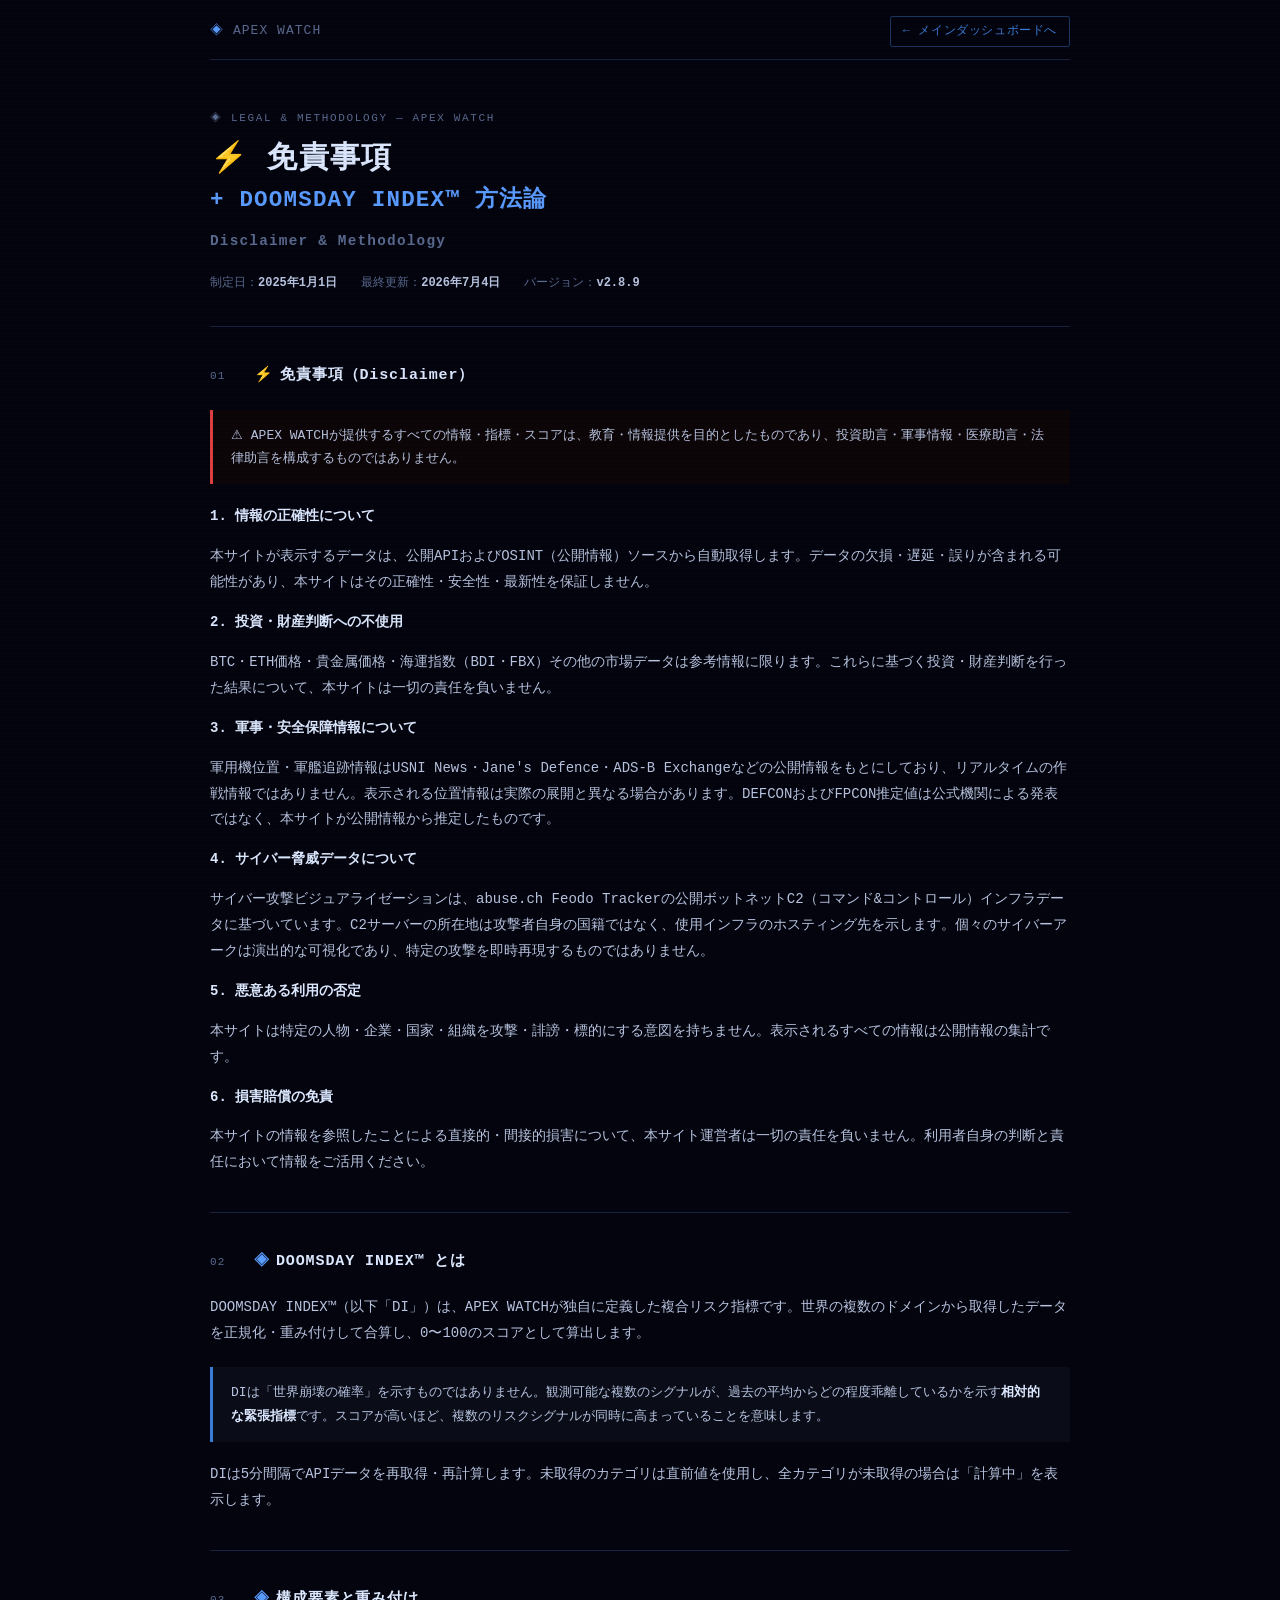
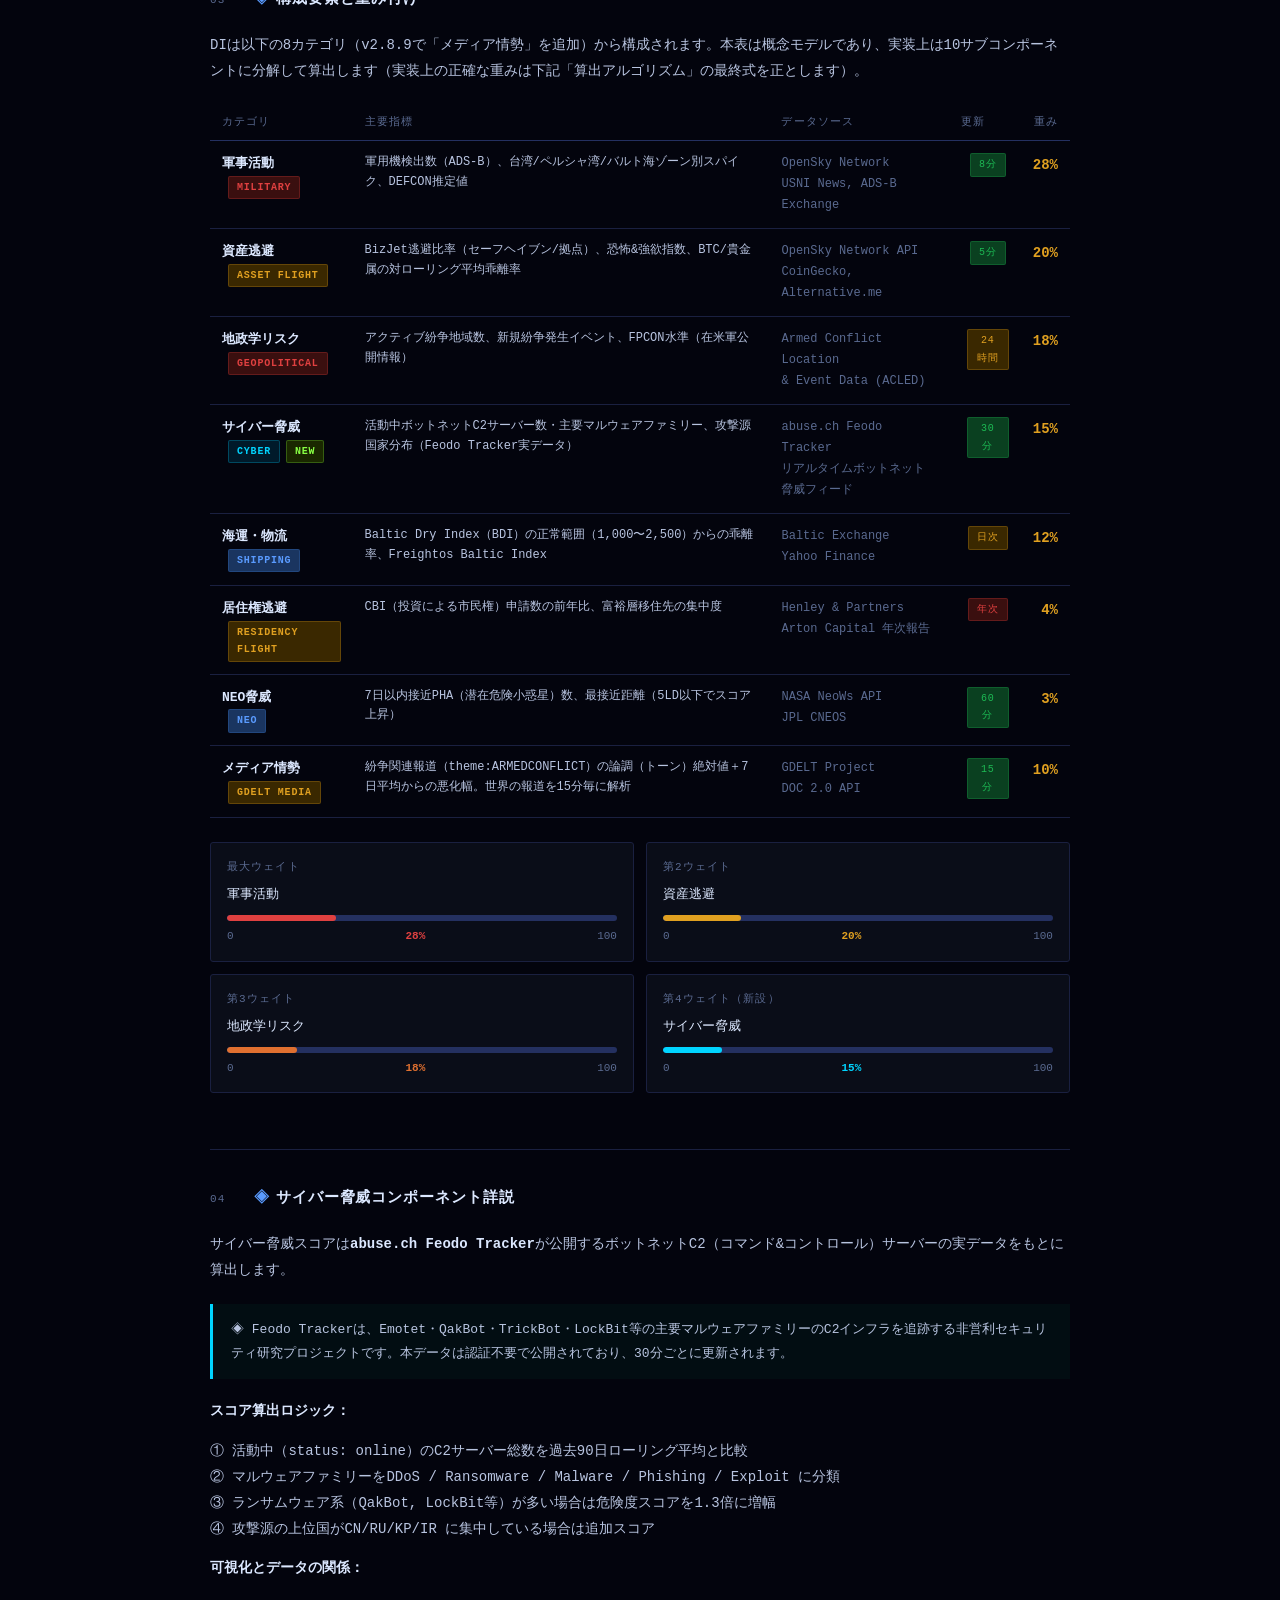
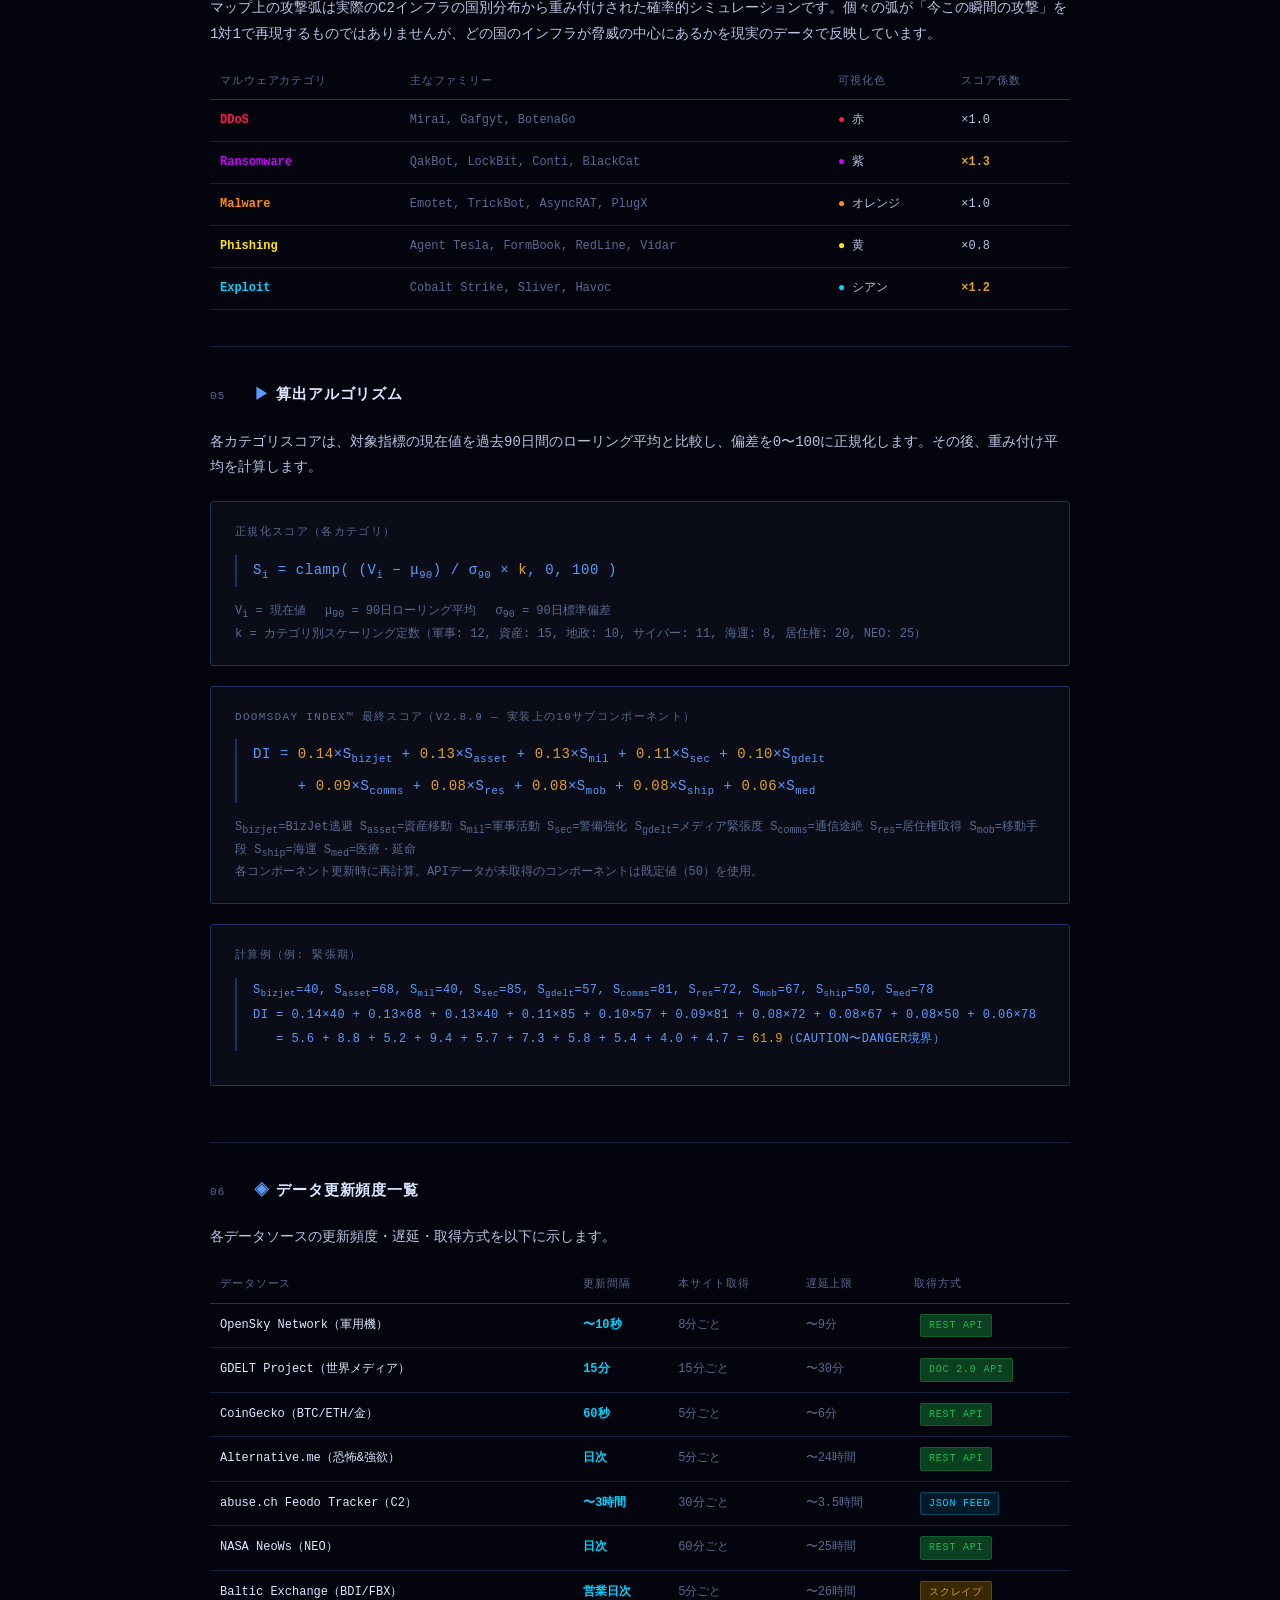
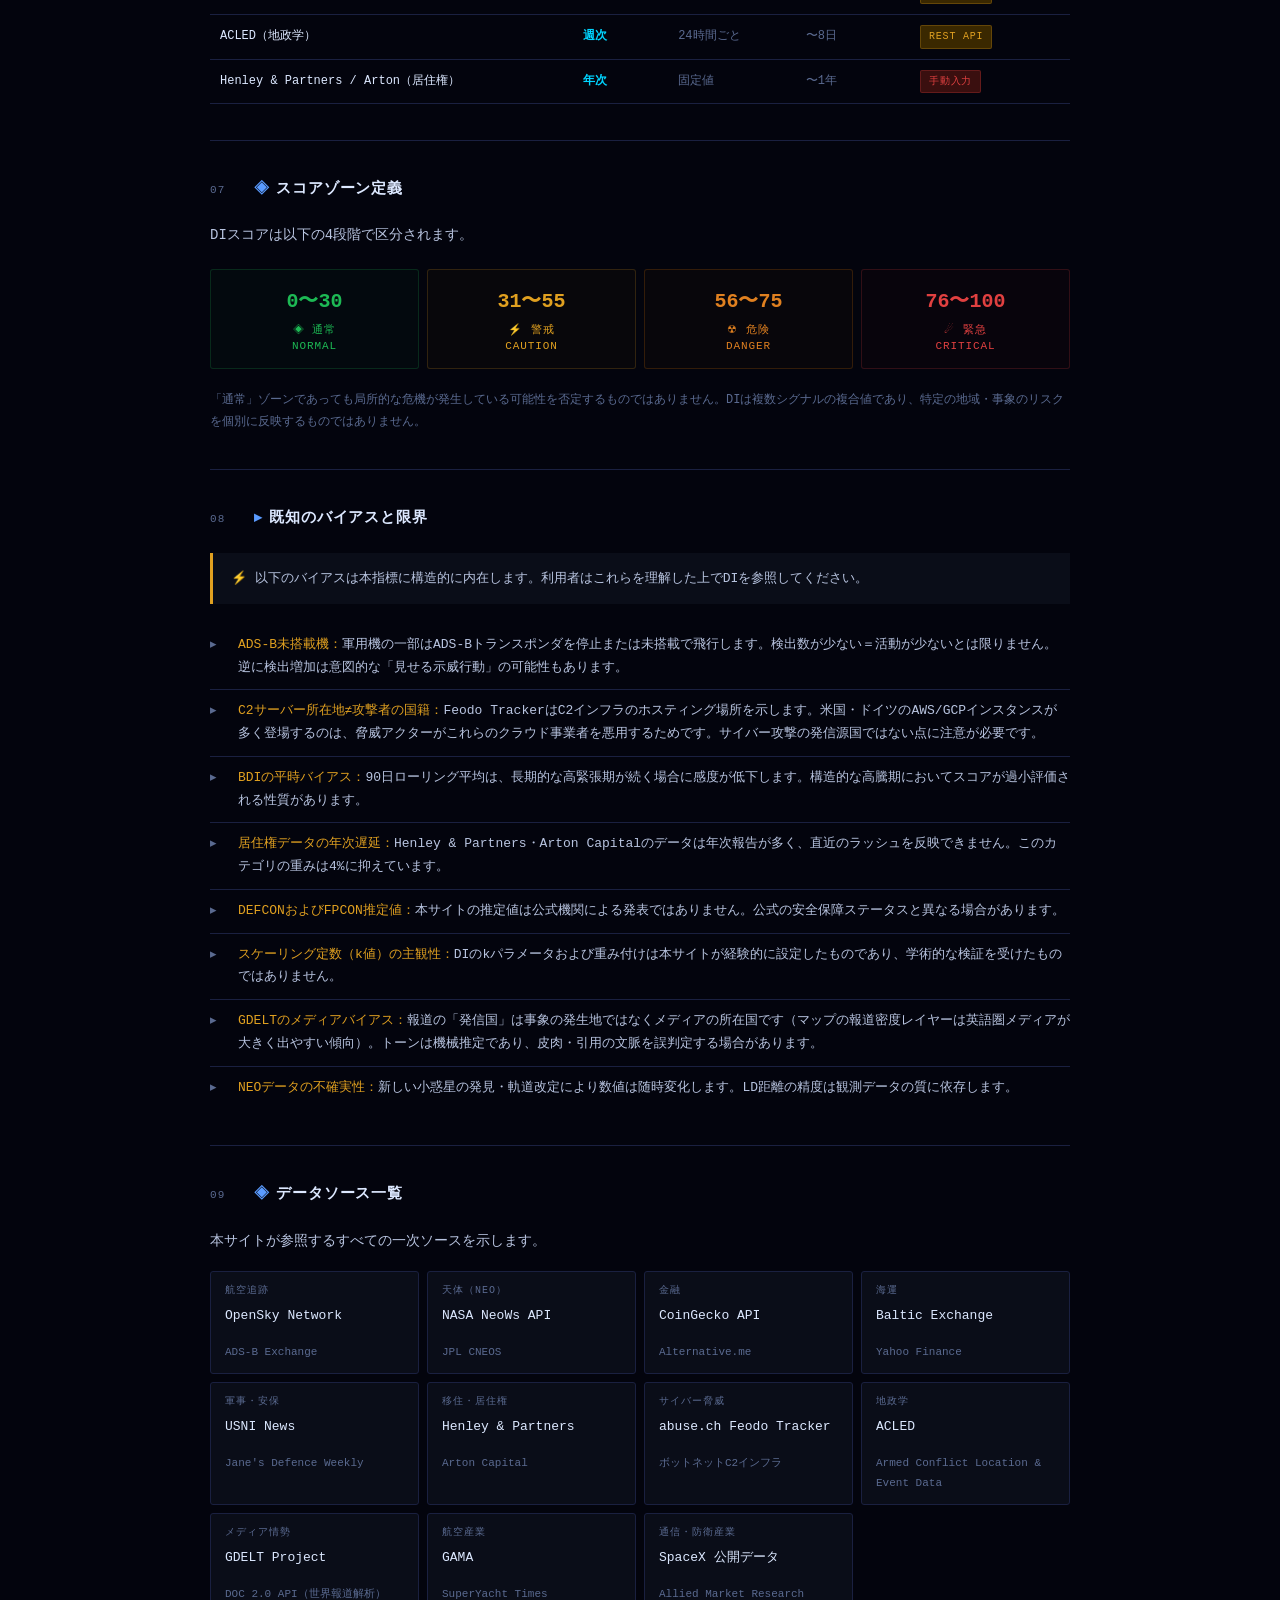
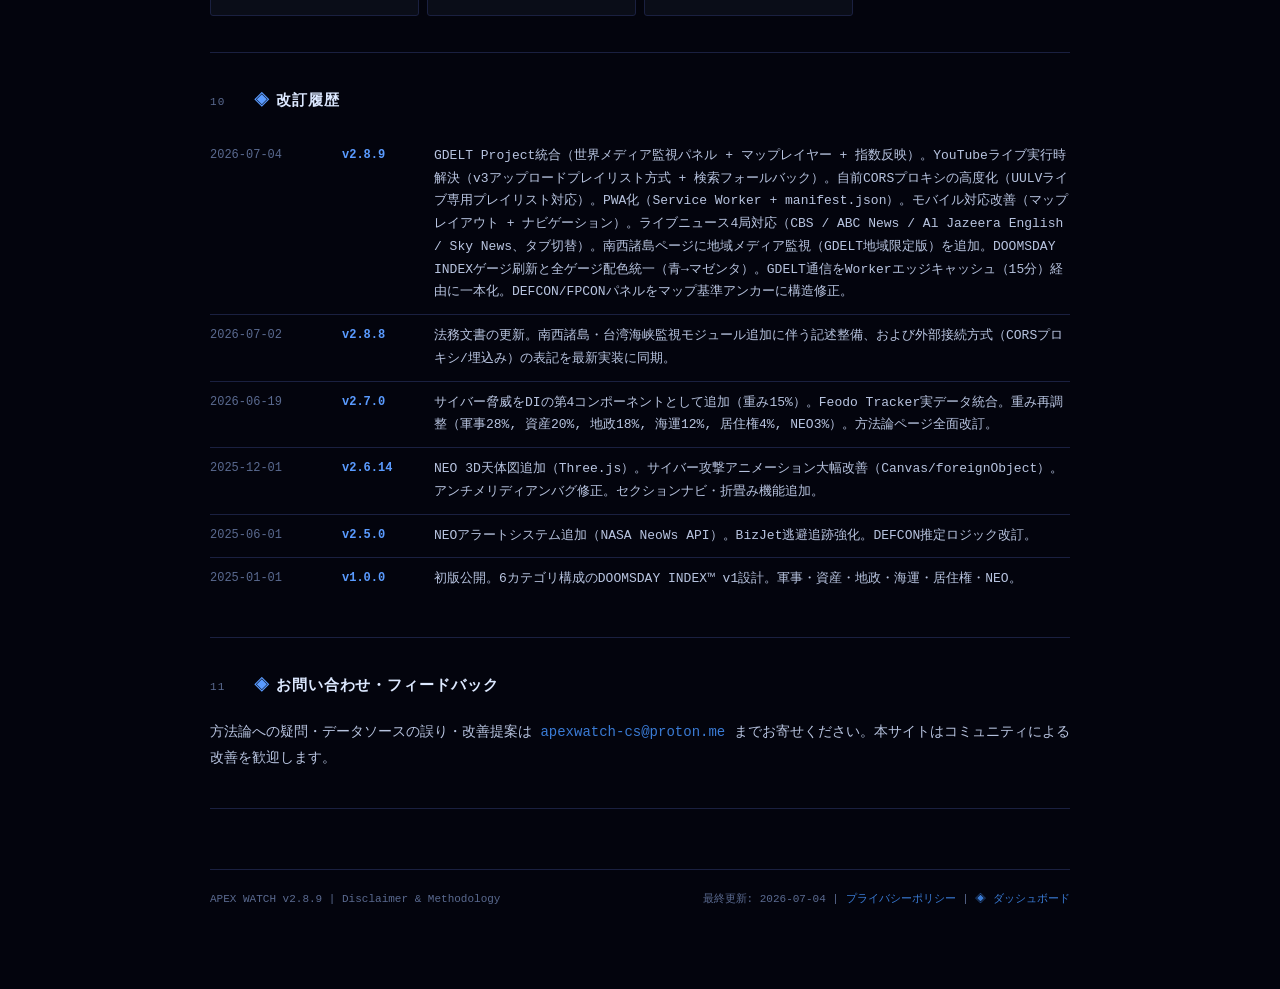
<file: disclaimer.html>
<!DOCTYPE html>
<html lang="ja">
<head>
<meta charset="UTF-8">
<meta name="viewport" content="width=device-width, initial-scale=1.0">
  <link rel="icon" href="/favicon.ico" sizes="48x48">
  <link rel="icon" href="/icon-192.png" type="image/png" sizes="192x192">
  <link rel="apple-touch-icon" href="/apple-touch-icon.png">
<title>免責事項・方法論 — APEX WATCH</title>
<meta name="description" content="APEX WATCHの免責事項およびDOOMSDAY INDEX™の算出方法論・指標の定義・重み付け・限界について。">
<meta name="robots" content="index, follow">
<meta name="theme-color" content="#03040d">
<style>
  :root {
    --bg:           #03040d;
    --bg2:          #07090f;
    --panel:        #0a0d18;
    --border:       #1a2040;
    --border2:      #243060;
    --text:         #b8c4e0;
    --text-dim:     #5a6a90;
    --text-bright:  #dce8ff;
    --accent:       #3a7bd5;
    --accent2:      #5a9bff;
    --accent-dim:   #1a3560;
    --green:        #1db954;
    --green-dim:    #0a4020;
    --amber:        #e0a020;
    --amber-dim:    #3a2800;
    --red:          #e04040;
    --red-dim:      #3a0f0f;
    --cyan:         #00d4ff;
    --purple:       #cc00ff;
    --mono: 'Courier New', 'Lucida Console', monospace;
  }
  * { box-sizing: border-box; margin: 0; padding: 0; }
  html { background: var(--bg); color: var(--text); font-family: var(--mono); font-size: 14px; line-height: 1.75; }
  body { max-width: 900px; margin: 0 auto; padding: 0 20px 80px; }

  /* ─── ヘッダー ─── */
  .site-header {
    border-bottom: 1px solid var(--border);
    padding: 16px 0 12px;
    display: flex; align-items: center; justify-content: space-between; flex-wrap: wrap; gap: 8px;
  }
  .site-logo { font-size: 13px; color: var(--text-dim); text-decoration: none; letter-spacing: 0.08em; }
  .site-logo span { color: var(--accent2); }
  .back-link {
    font-size: 12px; color: var(--accent); text-decoration: none;
    border: 1px solid var(--accent-dim); padding: 4px 12px; border-radius: 2px;
    letter-spacing: 0.05em; transition: background 0.15s;
  }
  .back-link:hover { background: var(--accent-dim); }

  /* ─── ヒーロー ─── */
  .page-hero { padding: 48px 0 32px; border-bottom: 1px solid var(--border); }
  .page-eyebrow { font-size: 11px; color: var(--text-dim); letter-spacing: 0.15em; text-transform: uppercase; margin-bottom: 12px; }
  .page-title { font-size: clamp(20px, 4vw, 30px); color: var(--text-bright); letter-spacing: 0.04em; line-height: 1.3; margin-bottom: 16px; }
  .page-title span { color: var(--accent2); }
  .page-meta { font-size: 12px; color: var(--text-dim); display: flex; gap: 24px; flex-wrap: wrap; }
  .page-meta strong { color: var(--text); }

  /* ─── セクション ─── */
  .section { padding: 36px 0; border-bottom: 1px solid var(--border); }
  .section:last-child { border-bottom: none; }
  .section-header { display: flex; align-items: baseline; gap: 12px; margin-bottom: 20px; }
  .section-num { font-size: 11px; color: var(--text-dim); letter-spacing: 0.1em; min-width: 32px; }
  .section-title { font-size: 15px; color: var(--text-bright); letter-spacing: 0.06em; }
  .section-title .sym { color: var(--accent2); margin-right: 6px; }

  p { color: var(--text); line-height: 1.85; margin-bottom: 14px; }
  p:last-child { margin-bottom: 0; }
  strong { color: var(--text-bright); }

  /* ─── バッジ ─── */
  .badge {
    display: inline-block; font-size: 10px; letter-spacing: 0.08em; text-transform: uppercase;
    padding: 2px 8px; border-radius: 2px; vertical-align: middle; margin-left: 6px;
  }
  .badge-green  { background: var(--green-dim);   color: var(--green);   border: 1px solid #1db95440; }
  .badge-amber  { background: var(--amber-dim);   color: var(--amber);   border: 1px solid #e0a02040; }
  .badge-red    { background: var(--red-dim);      color: var(--red);     border: 1px solid #e0404040; }
  .badge-blue   { background: var(--accent-dim);   color: var(--accent2); border: 1px solid #3a7bd540; }
  .badge-cyan   { background: #001a2a;             color: var(--cyan);    border: 1px solid #00d4ff40; }
  .badge-purple { background: #1a002a;             color: var(--purple);  border: 1px solid #cc00ff40; }
  .badge-new    { background: #1a2800; color: #88ff44; border: 1px solid #88ff4440; }

  /* ─── ハイライトブロック ─── */
  .hl { background: var(--panel); border-left: 3px solid var(--accent); padding: 14px 18px; margin: 20px 0; font-size: 13px; line-height: 1.8; }
  .hl.amber  { border-color: var(--amber); }
  .hl.red    { border-color: var(--red);   background: #0d0608; }
  .hl.green  { border-color: var(--green); }
  .hl.cyan   { border-color: var(--cyan);  background: #020d12; }

  /* ─── 構成要素テーブル ─── */
  .index-table { width: 100%; border-collapse: collapse; margin-top: 20px; font-size: 13px; }
  .index-table th {
    text-align: left; font-size: 11px; color: var(--text-dim);
    letter-spacing: 0.1em; text-transform: uppercase;
    padding: 8px 12px; border-bottom: 1px solid var(--border2); font-weight: normal;
  }
  .index-table td { padding: 12px 12px; border-bottom: 1px solid var(--border); vertical-align: top; }
  .index-table tr:hover td { background: var(--panel); }
  .col-name { color: var(--text-bright); font-weight: bold; }
  .col-src  { color: var(--text-dim); font-size: 12px; }
  .col-wt   { color: var(--amber); font-size: 14px; font-weight: bold; text-align: right; white-space: nowrap; }
  .col-fresh { font-size: 11px; text-align: center; }
  .col-desc  { color: var(--text); font-size: 12px; line-height: 1.65; }

  /* ─── ゲージ可視化 ─── */
  .gauge-row { display: grid; grid-template-columns: 1fr 1fr; gap: 12px; margin: 20px 0; }
  @media (max-width: 580px) { .gauge-row { grid-template-columns: 1fr; } }
  .gauge-card { background: var(--panel); border: 1px solid var(--border); border-radius: 3px; padding: 14px 16px; }
  .gauge-label { font-size: 11px; color: var(--text-dim); letter-spacing: 0.1em; text-transform: uppercase; margin-bottom: 6px; }
  .gauge-name  { font-size: 13px; color: var(--text-bright); margin-bottom: 8px; }
  .gauge-bar   { height: 6px; background: var(--border2); border-radius: 3px; overflow: hidden; margin-bottom: 6px; }
  .gauge-fill  { height: 100%; border-radius: 3px; }
  .gauge-meta  { font-size: 11px; color: var(--text-dim); display: flex; justify-content: space-between; }

  /* ─── アルゴリズム表示 ─── */
  .algo-block { background: var(--panel); border: 1px solid var(--border2); padding: 20px 24px; margin: 20px 0; border-radius: 3px; }
  .algo-label { font-size: 11px; color: var(--text-dim); letter-spacing: 0.12em; text-transform: uppercase; margin-bottom: 12px; }
  .algo-formula {
    font-size: 14px; color: var(--accent2); letter-spacing: 0.04em; line-height: 2.2;
    border-left: 2px solid var(--accent-dim); padding-left: 16px; margin-bottom: 14px;
    overflow-x: auto;
  }
  .algo-formula em { color: var(--amber); font-style: normal; }
  .algo-formula sub { font-size: 0.75em; }
  .algo-note { font-size: 12px; color: var(--text-dim); line-height: 1.75; }

  /* ─── スコアゾーン ─── */
  .zone-grid { display: grid; grid-template-columns: repeat(4, 1fr); gap: 8px; margin: 20px 0; }
  @media (max-width: 500px) { .zone-grid { grid-template-columns: 1fr 1fr; } }
  .zone-card { border: 1px solid; border-radius: 3px; padding: 14px; text-align: center; }
  .zone-card.z-n { border-color: #1db95430; background: #0a40201a; }
  .zone-card.z-c { border-color: #e0a02030; background: #3a28001a; }
  .zone-card.z-d { border-color: #e8820030; background: #3a20001a; }
  .zone-card.z-x { border-color: #e0404030; background: #3a0f0f1a; }
  .zone-score { font-size: 20px; font-weight: bold; margin-bottom: 4px; }
  .zone-label { font-size: 11px; letter-spacing: 0.08em; line-height: 1.4; }
  .z-n .zone-score, .z-n .zone-label { color: var(--green); }
  .z-c .zone-score, .z-c .zone-label { color: var(--amber); }
  .z-d .zone-score, .z-d .zone-label { color: #e08020; }
  .z-x .zone-score, .z-x .zone-label { color: var(--red); }

  /* ─── 更新頻度テーブル ─── */
  .freq-table { width: 100%; border-collapse: collapse; font-size: 12px; margin-top: 16px; }
  .freq-table th { font-size: 11px; color: var(--text-dim); letter-spacing: 0.08em; text-transform: uppercase; padding: 8px 10px; border-bottom: 1px solid var(--border2); font-weight: normal; text-align: left; }
  .freq-table td { padding: 10px 10px; border-bottom: 1px solid var(--border); }
  .freq-table tr:hover td { background: var(--panel); }
  .freq-source { color: var(--text-bright); }
  .freq-rate   { color: var(--cyan); font-weight: bold; }
  .freq-lag    { color: var(--text-dim); }
  .freq-mode   { font-size: 11px; }

  /* ─── バイアス・限界リスト ─── */
  .limit-list { list-style: none; margin-top: 16px; }
  .limit-list li {
    padding: 10px 0 10px 28px; border-bottom: 1px solid var(--border);
    position: relative; font-size: 13px; color: var(--text); line-height: 1.75;
  }
  .limit-list li:last-child { border-bottom: none; }
  .limit-list li::before { content: '▸'; position: absolute; left: 0; color: var(--text-dim); }
  .limit-list li .em { color: var(--amber); }

  /* ─── 改訂履歴 ─── */
  .changelog { margin-top: 16px; }
  .cl-item { display: grid; grid-template-columns: 120px 80px 1fr; gap: 12px; padding: 10px 0; border-bottom: 1px solid var(--border); font-size: 13px; align-items: start; }
  .cl-item:last-child { border-bottom: none; }
  .cl-date  { color: var(--text-dim); font-size: 12px; }
  .cl-ver   { color: var(--accent2); font-size: 12px; font-weight: bold; }
  .cl-notes { color: var(--text); }
  @media (max-width: 580px) { .cl-item { grid-template-columns: 100px 1fr; } .cl-ver { display: none; } }

  /* ─── データソースグリッド ─── */
  .ds-grid { display: grid; grid-template-columns: repeat(auto-fit, minmax(200px, 1fr)); gap: 8px; margin-top: 16px; }
  .ds-card { background: var(--panel); border: 1px solid var(--border); padding: 10px 14px; border-radius: 3px; }
  .ds-cat  { font-size: 10px; color: var(--text-dim); letter-spacing: 0.1em; text-transform: uppercase; margin-bottom: 4px; }
  .ds-name { font-size: 13px; color: var(--text-bright); }
  .ds-sub  { font-size: 11px; color: var(--text-dim); }

  code { background: var(--panel); border: 1px solid var(--border); color: var(--accent2); font-family: var(--mono); font-size: 12px; padding: 1px 6px; border-radius: 2px; }

  /* ─── フッター ─── */
  .page-footer {
    margin-top: 60px; padding-top: 20px; border-top: 1px solid var(--border);
    font-size: 11px; color: var(--text-dim); display: flex; justify-content: space-between; flex-wrap: wrap; gap: 8px;
  }
  a { color: var(--accent); text-decoration: none; }
  a:hover { color: var(--accent2); text-decoration: underline; }

  body::before {
    content: ''; position: fixed; inset: 0;
    background: repeating-linear-gradient(to bottom, transparent, transparent 2px, rgba(0,0,0,0.03) 2px, rgba(0,0,0,0.03) 4px);
    pointer-events: none; z-index: 9999;
  }
</style>
</head>
<body>

<header class="site-header">
  <a class="site-logo" href="./index.html"><span>◈</span> APEX WATCH</a>
  <a class="back-link" href="./index.html">← メインダッシュボードへ</a>
</header>

<section class="page-hero">
  <p class="page-eyebrow">◈ LEGAL &amp; METHODOLOGY — APEX WATCH</p>
  <h1 class="page-title">
    <span>⚡</span> 免責事項<br>
    <span style="font-size:0.75em;">+ DOOMSDAY INDEX™ 方法論</span><br>
    <span style="font-size:0.48em; color:var(--text-dim);">Disclaimer &amp; Methodology</span>
  </h1>
  <div class="page-meta">
    <span>制定日：<strong>2025年1月1日</strong></span>
    <span>最終更新：<strong>2026年7月4日</strong></span>
    <span>バージョン：<strong>v2.8.9</strong></span>
  </div>
</section>

<!-- 01 免責事項 -->
<section class="section">
  <div class="section-header">
    <span class="section-num">01</span>
    <h2 class="section-title"><span class="sym">⚡</span>免責事項（Disclaimer）</h2>
  </div>

  <div class="hl red">
    ⚠ APEX WATCHが提供するすべての情報・指標・スコアは、教育・情報提供を目的としたものであり、投資助言・軍事情報・医療助言・法律助言を構成するものではありません。
  </div>

  <p><strong>1. 情報の正確性について</strong></p>
  <p>本サイトが表示するデータは、公開APIおよびOSINT（公開情報）ソースから自動取得します。データの欠損・遅延・誤りが含まれる可能性があり、本サイトはその正確性・安全性・最新性を保証しません。</p>

  <p><strong>2. 投資・財産判断への不使用</strong></p>
  <p>BTC・ETH価格・貴金属価格・海運指数（BDI・FBX）その他の市場データは参考情報に限ります。これらに基づく投資・財産判断を行った結果について、本サイトは一切の責任を負いません。</p>

  <p><strong>3. 軍事・安全保障情報について</strong></p>
  <p>軍用機位置・軍艦追跡情報はUSNI News・Jane's Defence・ADS-B Exchangeなどの公開情報をもとにしており、リアルタイムの作戦情報ではありません。表示される位置情報は実際の展開と異なる場合があります。DEFCONおよびFPCON推定値は公式機関による発表ではなく、本サイトが公開情報から推定したものです。</p>

  <p><strong>4. サイバー脅威データについて</strong></p>
  <p>サイバー攻撃ビジュアライゼーションは、abuse.ch Feodo Trackerの公開ボットネットC2（コマンド&コントロール）インフラデータに基づいています。C2サーバーの所在地は攻撃者自身の国籍ではなく、使用インフラのホスティング先を示します。個々のサイバーアークは演出的な可視化であり、特定の攻撃を即時再現するものではありません。</p>

  <p><strong>5. 悪意ある利用の否定</strong></p>
  <p>本サイトは特定の人物・企業・国家・組織を攻撃・誹謗・標的にする意図を持ちません。表示されるすべての情報は公開情報の集計です。</p>

  <p><strong>6. 損害賠償の免責</strong></p>
  <p>本サイトの情報を参照したことによる直接的・間接的損害について、本サイト運営者は一切の責任を負いません。利用者自身の判断と責任において情報をご活用ください。</p>
</section>

<!-- 02 DOOMSDAY INDEX™ とは -->
<section class="section">
  <div class="section-header">
    <span class="section-num">02</span>
    <h2 class="section-title"><span class="sym">◈</span>DOOMSDAY INDEX™ とは</h2>
  </div>
  <p>DOOMSDAY INDEX™（以下「DI」）は、APEX WATCHが独自に定義した複合リスク指標です。世界の複数のドメインから取得したデータを正規化・重み付けして合算し、0〜100のスコアとして算出します。</p>
  <div class="hl">
    DIは「世界崩壊の確率」を示すものではありません。観測可能な複数のシグナルが、過去の平均からどの程度乖離しているかを示す<strong>相対的な緊張指標</strong>です。スコアが高いほど、複数のリスクシグナルが同時に高まっていることを意味します。
  </div>
  <p>DIは5分間隔でAPIデータを再取得・再計算します。未取得のカテゴリは直前値を使用し、全カテゴリが未取得の場合は「計算中」を表示します。</p>
</section>

<!-- 03 構成要素と重み付け -->
<section class="section">
  <div class="section-header">
    <span class="section-num">03</span>
    <h2 class="section-title"><span class="sym">◈</span>構成要素と重み付け</h2>
  </div>
  <p>DIは以下の8カテゴリ（v2.8.9で「メディア情勢」を追加）から構成されます。本表は概念モデルであり、実装上は10サブコンポーネントに分解して算出します（実装上の正確な重みは下記「算出アルゴリズム」の最終式を正とします）。</p>

  <table class="index-table">
    <thead>
      <tr>
        <th>カテゴリ</th>
        <th>主要指標</th>
        <th>データソース</th>
        <th>更新</th>
        <th style="text-align:right;">重み</th>
      </tr>
    </thead>
    <tbody>
      <tr>
        <td class="col-name">軍事活動<br><span class="badge badge-red">Military</span></td>
        <td class="col-desc">軍用機検出数（ADS-B）、台湾/ペルシャ湾/バルト海ゾーン別スパイク、DEFCON推定値</td>
        <td class="col-src">OpenSky Network<br>USNI News, ADS-B Exchange</td>
        <td class="col-fresh"><span class="badge badge-green">8分</span></td>
        <td class="col-wt">28%</td>
      </tr>
      <tr>
        <td class="col-name">資産逃避<br><span class="badge badge-amber">Asset Flight</span></td>
        <td class="col-desc">BizJet逃避比率（セーフヘイブン/拠点）、恐怖&強欲指数、BTC/貴金属の対ローリング平均乖離率</td>
        <td class="col-src">OpenSky Network API<br>CoinGecko, Alternative.me</td>
        <td class="col-fresh"><span class="badge badge-green">5分</span></td>
        <td class="col-wt">20%</td>
      </tr>
      <tr>
        <td class="col-name">地政学リスク<br><span class="badge badge-red">Geopolitical</span></td>
        <td class="col-desc">アクティブ紛争地域数、新規紛争発生イベント、FPCON水準（在米軍公開情報）</td>
        <td class="col-src">Armed Conflict Location<br>&amp; Event Data (ACLED)</td>
        <td class="col-fresh"><span class="badge badge-amber">24時間</span></td>
        <td class="col-wt">18%</td>
      </tr>
      <tr>
        <td class="col-name">サイバー脅威<br><span class="badge badge-cyan">Cyber</span><span class="badge badge-new">NEW</span></td>
        <td class="col-desc">活動中ボットネットC2サーバー数・主要マルウェアファミリー、攻撃源国家分布（Feodo Tracker実データ）</td>
        <td class="col-src">abuse.ch Feodo Tracker<br>リアルタイムボットネット脅威フィード</td>
        <td class="col-fresh"><span class="badge badge-green">30分</span></td>
        <td class="col-wt">15%</td>
      </tr>
      <tr>
        <td class="col-name">海運・物流<br><span class="badge badge-blue">Shipping</span></td>
        <td class="col-desc">Baltic Dry Index（BDI）の正常範囲（1,000〜2,500）からの乖離率、Freightos Baltic Index</td>
        <td class="col-src">Baltic Exchange<br>Yahoo Finance</td>
        <td class="col-fresh"><span class="badge badge-amber">日次</span></td>
        <td class="col-wt">12%</td>
      </tr>
      <tr>
        <td class="col-name">居住権逃避<br><span class="badge badge-amber">Residency Flight</span></td>
        <td class="col-desc">CBI（投資による市民権）申請数の前年比、富裕層移住先の集中度</td>
        <td class="col-src">Henley &amp; Partners<br>Arton Capital 年次報告</td>
        <td class="col-fresh"><span class="badge badge-red">年次</span></td>
        <td class="col-wt">4%</td>
      </tr>
      <tr>
        <td class="col-name">NEO脅威<br><span class="badge badge-blue">NEO</span></td>
        <td class="col-desc">7日以内接近PHA（潜在危険小惑星）数、最接近距離（5LD以下でスコア上昇）</td>
        <td class="col-src">NASA NeoWs API<br>JPL CNEOS</td>
        <td class="col-fresh"><span class="badge badge-green">60分</span></td>
        <td class="col-wt">3%</td>
      </tr>
      <tr>
        <td class="col-name">メディア情勢<br><span class="badge badge-amber">GDELT Media</span></td>
        <td class="col-desc">紛争関連報道（theme:ARMEDCONFLICT）の論調（トーン）絶対値＋7日平均からの悪化幅。世界の報道を15分毎に解析</td>
        <td class="col-src">GDELT Project<br>DOC 2.0 API</td>
        <td class="col-fresh"><span class="badge badge-green">15分</span></td>
        <td class="col-wt">10%</td>
      </tr>
    </tbody>
  </table>

  <div class="gauge-row" style="margin-top:24px;">
    <div class="gauge-card">
      <p class="gauge-label">最大ウェイト</p>
      <p class="gauge-name">軍事活動</p>
      <div class="gauge-bar"><div class="gauge-fill" style="width:28%; background:#e04040;"></div></div>
      <div class="gauge-meta"><span>0</span><span style="color:#e04040; font-weight:bold;">28%</span><span>100</span></div>
    </div>
    <div class="gauge-card">
      <p class="gauge-label">第2ウェイト</p>
      <p class="gauge-name">資産逃避</p>
      <div class="gauge-bar"><div class="gauge-fill" style="width:20%; background:#e0a020;"></div></div>
      <div class="gauge-meta"><span>0</span><span style="color:#e0a020; font-weight:bold;">20%</span><span>100</span></div>
    </div>
    <div class="gauge-card">
      <p class="gauge-label">第3ウェイト</p>
      <p class="gauge-name">地政学リスク</p>
      <div class="gauge-bar"><div class="gauge-fill" style="width:18%; background:#e07030;"></div></div>
      <div class="gauge-meta"><span>0</span><span style="color:#e07030; font-weight:bold;">18%</span><span>100</span></div>
    </div>
    <div class="gauge-card">
      <p class="gauge-label">第4ウェイト（新設）</p>
      <p class="gauge-name">サイバー脅威</p>
      <div class="gauge-bar"><div class="gauge-fill" style="width:15%; background:#00d4ff;"></div></div>
      <div class="gauge-meta"><span>0</span><span style="color:#00d4ff; font-weight:bold;">15%</span><span>100</span></div>
    </div>
  </div>
</section>

<!-- 04 サイバーコンポーネント詳説 -->
<section class="section">
  <div class="section-header">
    <span class="section-num">04</span>
    <h2 class="section-title"><span class="sym">◈</span>サイバー脅威コンポーネント詳説</h2>
  </div>
  <p>サイバー脅威スコアは<strong>abuse.ch Feodo Tracker</strong>が公開するボットネットC2（コマンド&コントロール）サーバーの実データをもとに算出します。</p>

  <div class="hl cyan">
    ◈ Feodo Trackerは、Emotet・QakBot・TrickBot・LockBit等の主要マルウェアファミリーのC2インフラを追跡する非営利セキュリティ研究プロジェクトです。本データは認証不要で公開されており、30分ごとに更新されます。
  </div>

  <p><strong>スコア算出ロジック：</strong></p>
  <p>① 活動中（status: online）のC2サーバー総数を過去90日ローリング平均と比較<br>
  ② マルウェアファミリーをDDoS / Ransomware / Malware / Phishing / Exploit に分類<br>
  ③ ランサムウェア系（QakBot, LockBit等）が多い場合は危険度スコアを1.3倍に増幅<br>
  ④ 攻撃源の上位国がCN/RU/KP/IR に集中している場合は追加スコア</p>

  <p><strong>可視化とデータの関係：</strong></p>
  <p>マップ上の攻撃弧は実際のC2インフラの国別分布から重み付けされた確率的シミュレーションです。個々の弧が「今この瞬間の攻撃」を1対1で再現するものではありませんが、どの国のインフラが脅威の中心にあるかを現実のデータで反映しています。</p>

  <table class="freq-table" style="margin-top:16px;">
    <thead>
      <tr>
        <th>マルウェアカテゴリ</th>
        <th>主なファミリー</th>
        <th>可視化色</th>
        <th>スコア係数</th>
      </tr>
    </thead>
    <tbody>
      <tr>
        <td style="color:#ff1a4e; font-weight:bold;">DDoS</td>
        <td style="color:var(--text-dim); font-size:12px;">Mirai, Gafgyt, BotenaGo</td>
        <td><span style="color:#ff1a4e;">●</span> 赤</td>
        <td style="color:var(--text);">×1.0</td>
      </tr>
      <tr>
        <td style="color:#cc00ff; font-weight:bold;">Ransomware</td>
        <td style="color:var(--text-dim); font-size:12px;">QakBot, LockBit, Conti, BlackCat</td>
        <td><span style="color:#cc00ff;">●</span> 紫</td>
        <td style="color:var(--amber); font-weight:bold;">×1.3</td>
      </tr>
      <tr>
        <td style="color:#ff8c00; font-weight:bold;">Malware</td>
        <td style="color:var(--text-dim); font-size:12px;">Emotet, TrickBot, AsyncRAT, PlugX</td>
        <td><span style="color:#ff8c00;">●</span> オレンジ</td>
        <td style="color:var(--text);">×1.0</td>
      </tr>
      <tr>
        <td style="color:#ffe600; font-weight:bold;">Phishing</td>
        <td style="color:var(--text-dim); font-size:12px;">Agent Tesla, FormBook, RedLine, Vidar</td>
        <td><span style="color:#ffe600;">●</span> 黄</td>
        <td style="color:var(--text);">×0.8</td>
      </tr>
      <tr>
        <td style="color:#00d4ff; font-weight:bold;">Exploit</td>
        <td style="color:var(--text-dim); font-size:12px;">Cobalt Strike, Sliver, Havoc</td>
        <td><span style="color:#00d4ff;">●</span> シアン</td>
        <td style="color:var(--amber); font-weight:bold;">×1.2</td>
      </tr>
    </tbody>
  </table>
</section>

<!-- 05 算出アルゴリズム -->
<section class="section">
  <div class="section-header">
    <span class="section-num">05</span>
    <h2 class="section-title"><span class="sym">▶</span>算出アルゴリズム</h2>
  </div>
  <p>各カテゴリスコアは、対象指標の現在値を過去90日間のローリング平均と比較し、偏差を0〜100に正規化します。その後、重み付け平均を計算します。</p>

  <div class="algo-block">
    <p class="algo-label">正規化スコア（各カテゴリ）</p>
    <div class="algo-formula">
      S<sub>i</sub> = clamp( (V<sub>i</sub> − μ<sub>90</sub>) / σ<sub>90</sub> × <em>k</em>, 0, 100 )
    </div>
    <p class="algo-note">
      V<sub>i</sub> = 現在値 　μ<sub>90</sub> = 90日ローリング平均 　σ<sub>90</sub> = 90日標準偏差<br>
      k = カテゴリ別スケーリング定数（軍事: 12, 資産: 15, 地政: 10, サイバー: 11, 海運: 8, 居住権: 20, NEO: 25）
    </p>
  </div>

  <div class="algo-block" style="margin-top:12px;">
    <p class="algo-label">DOOMSDAY INDEX™ 最終スコア（v2.8.9 — 実装上の10サブコンポーネント）</p>
    <div class="algo-formula">
      DI = <em>0.14</em>×S<sub>bizjet</sub> + <em>0.13</em>×S<sub>asset</sub> + <em>0.13</em>×S<sub>mil</sub> + <em>0.11</em>×S<sub>sec</sub> + <em>0.10</em>×S<sub>gdelt</sub><br>
      &nbsp;&nbsp;&nbsp;&nbsp;&nbsp;+ <em>0.09</em>×S<sub>comms</sub> + <em>0.08</em>×S<sub>res</sub> + <em>0.08</em>×S<sub>mob</sub> + <em>0.08</em>×S<sub>ship</sub> + <em>0.06</em>×S<sub>med</sub>
    </div>
    <p class="algo-note">
      S<sub>bizjet</sub>=BizJet逃避 S<sub>asset</sub>=資産移動 S<sub>mil</sub>=軍事活動 S<sub>sec</sub>=警備強化 S<sub>gdelt</sub>=メディア緊張度
      S<sub>comms</sub>=通信途絶 S<sub>res</sub>=居住権取得 S<sub>mob</sub>=移動手段 S<sub>ship</sub>=海運 S<sub>med</sub>=医療・延命<br>
      各コンポーネント更新時に再計算。APIデータが未取得のコンポーネントは既定値（50）を使用。
    </p>
  </div>

  <div class="algo-block" style="margin-top:12px;">
    <p class="algo-label">計算例（例: 緊張期）</p>
    <div class="algo-formula" style="font-size:12px; line-height:2;">
      S<sub>bizjet</sub>=40, S<sub>asset</sub>=68, S<sub>mil</sub>=40, S<sub>sec</sub>=85, S<sub>gdelt</sub>=57, S<sub>comms</sub>=81, S<sub>res</sub>=72, S<sub>mob</sub>=67, S<sub>ship</sub>=50, S<sub>med</sub>=78<br>
      DI = 0.14×40 + 0.13×68 + 0.13×40 + 0.11×85 + 0.10×57 + 0.09×81 + 0.08×72 + 0.08×67 + 0.08×50 + 0.06×78<br>
      &nbsp;&nbsp;&nbsp;= 5.6 + 8.8 + 5.2 + 9.4 + 5.7 + 7.3 + 5.8 + 5.4 + 4.0 + 4.7 = <em>61.9</em>（CAUTION〜DANGER境界）
    </div>
  </div>
</section>

<!-- 06 データ更新頻度 -->
<section class="section">
  <div class="section-header">
    <span class="section-num">06</span>
    <h2 class="section-title"><span class="sym">◈</span>データ更新頻度一覧</h2>
  </div>
  <p>各データソースの更新頻度・遅延・取得方式を以下に示します。</p>
  <table class="freq-table">
    <thead>
      <tr><th>データソース</th><th>更新間隔</th><th>本サイト取得</th><th>遅延上限</th><th>取得方式</th></tr>
    </thead>
    <tbody>
      <tr>
        <td class="freq-source">OpenSky Network（軍用機）</td>
        <td class="freq-rate">〜10秒</td>
        <td class="freq-lag">8分ごと</td>
        <td class="freq-lag">〜9分</td>
        <td class="freq-mode"><span class="badge badge-green">REST API</span></td>
      </tr>
      <tr>
        <td class="freq-source">GDELT Project（世界メディア）</td>
        <td class="freq-rate">15分</td>
        <td class="freq-lag">15分ごと</td>
        <td class="freq-lag">〜30分</td>
        <td class="freq-mode"><span class="badge badge-green">DOC 2.0 API</span></td>
      </tr>
      <tr>
        <td class="freq-source">CoinGecko（BTC/ETH/金）</td>
        <td class="freq-rate">60秒</td>
        <td class="freq-lag">5分ごと</td>
        <td class="freq-lag">〜6分</td>
        <td class="freq-mode"><span class="badge badge-green">REST API</span></td>
      </tr>
      <tr>
        <td class="freq-source">Alternative.me（恐怖&強欲）</td>
        <td class="freq-rate">日次</td>
        <td class="freq-lag">5分ごと</td>
        <td class="freq-lag">〜24時間</td>
        <td class="freq-mode"><span class="badge badge-green">REST API</span></td>
      </tr>
      <tr>
        <td class="freq-source">abuse.ch Feodo Tracker（C2）</td>
        <td class="freq-rate">〜3時間</td>
        <td class="freq-lag">30分ごと</td>
        <td class="freq-lag">〜3.5時間</td>
        <td class="freq-mode"><span class="badge badge-cyan">JSON Feed</span></td>
      </tr>
      <tr>
        <td class="freq-source">NASA NeoWs（NEO）</td>
        <td class="freq-rate">日次</td>
        <td class="freq-lag">60分ごと</td>
        <td class="freq-lag">〜25時間</td>
        <td class="freq-mode"><span class="badge badge-green">REST API</span></td>
      </tr>
      <tr>
        <td class="freq-source">Baltic Exchange（BDI/FBX）</td>
        <td class="freq-rate">営業日次</td>
        <td class="freq-lag">5分ごと</td>
        <td class="freq-lag">〜26時間</td>
        <td class="freq-mode"><span class="badge badge-amber">スクレイプ</span></td>
      </tr>
      <tr>
        <td class="freq-source">ACLED（地政学）</td>
        <td class="freq-rate">週次</td>
        <td class="freq-lag">24時間ごと</td>
        <td class="freq-lag">〜8日</td>
        <td class="freq-mode"><span class="badge badge-amber">REST API</span></td>
      </tr>
      <tr>
        <td class="freq-source">Henley &amp; Partners / Arton（居住権）</td>
        <td class="freq-rate">年次</td>
        <td class="freq-lag">固定値</td>
        <td class="freq-lag">〜1年</td>
        <td class="freq-mode"><span class="badge badge-red">手動入力</span></td>
      </tr>
    </tbody>
  </table>
</section>

<!-- 07 スコアゾーン定義 -->
<section class="section">
  <div class="section-header">
    <span class="section-num">07</span>
    <h2 class="section-title"><span class="sym">◈</span>スコアゾーン定義</h2>
  </div>
  <p>DIスコアは以下の4段階で区分されます。</p>
  <div class="zone-grid">
    <div class="zone-card z-n">
      <div class="zone-score">0〜30</div>
      <div class="zone-label">◈ 通常<br>NORMAL</div>
    </div>
    <div class="zone-card z-c">
      <div class="zone-score">31〜55</div>
      <div class="zone-label">⚡ 警戒<br>CAUTION</div>
    </div>
    <div class="zone-card z-d">
      <div class="zone-score">56〜75</div>
      <div class="zone-label">☢ 危険<br>DANGER</div>
    </div>
    <div class="zone-card z-x">
      <div class="zone-score">76〜100</div>
      <div class="zone-label">☄ 緊急<br>CRITICAL</div>
    </div>
  </div>
  <p style="margin-top:16px; font-size:12px; color:var(--text-dim);">
    「通常」ゾーンであっても局所的な危機が発生している可能性を否定するものではありません。DIは複数シグナルの複合値であり、特定の地域・事象のリスクを個別に反映するものではありません。
  </p>
</section>

<!-- 08 既知のバイアスと限界 -->
<section class="section">
  <div class="section-header">
    <span class="section-num">08</span>
    <h2 class="section-title"><span class="sym">▸</span>既知のバイアスと限界</h2>
  </div>
  <div class="hl amber">
    ⚡ 以下のバイアスは本指標に構造的に内在します。利用者はこれらを理解した上でDIを参照してください。
  </div>
  <ul class="limit-list">
    <li><span class="em">ADS-B未搭載機：</span>軍用機の一部はADS-Bトランスポンダを停止または未搭載で飛行します。検出数が少ない＝活動が少ないとは限りません。逆に検出増加は意図的な「見せる示威行動」の可能性もあります。</li>
    <li><span class="em">C2サーバー所在地≠攻撃者の国籍：</span>Feodo TrackerはC2インフラのホスティング場所を示します。米国・ドイツのAWS/GCPインスタンスが多く登場するのは、脅威アクターがこれらのクラウド事業者を悪用するためです。サイバー攻撃の発信源国ではない点に注意が必要です。</li>
    <li><span class="em">BDIの平時バイアス：</span>90日ローリング平均は、長期的な高緊張期が続く場合に感度が低下します。構造的な高騰期においてスコアが過小評価される性質があります。</li>
    <li><span class="em">居住権データの年次遅延：</span>Henley &amp; Partners・Arton Capitalのデータは年次報告が多く、直近のラッシュを反映できません。このカテゴリの重みは4%に抑えています。</li>
    <li><span class="em">DEFCONおよびFPCON推定値：</span>本サイトの推定値は公式機関による発表ではありません。公式の安全保障ステータスと異なる場合があります。</li>
    <li><span class="em">スケーリング定数（k値）の主観性：</span>DIのkパラメータおよび重み付けは本サイトが経験的に設定したものであり、学術的な検証を受けたものではありません。</li>
    <li><span class="em">GDELTのメディアバイアス：</span>報道の「発信国」は事象の発生地ではなくメディアの所在国です（マップの報道密度レイヤーは英語圏メディアが大きく出やすい傾向）。トーンは機械推定であり、皮肉・引用の文脈を誤判定する場合があります。</li>
    <li><span class="em">NEOデータの不確実性：</span>新しい小惑星の発見・軌道改定により数値は随時変化します。LD距離の精度は観測データの質に依存します。</li>
  </ul>
</section>

<!-- 09 データソース一覧 -->
<section class="section">
  <div class="section-header">
    <span class="section-num">09</span>
    <h2 class="section-title"><span class="sym">◈</span>データソース一覧</h2>
  </div>
  <p>本サイトが参照するすべての一次ソースを示します。</p>
  <div class="ds-grid">
    <div class="ds-card"><p class="ds-cat">航空追跡</p><p class="ds-name">OpenSky Network</p><p class="ds-sub">ADS-B Exchange</p></div>
    <div class="ds-card"><p class="ds-cat">天体（NEO）</p><p class="ds-name">NASA NeoWs API</p><p class="ds-sub">JPL CNEOS</p></div>
    <div class="ds-card"><p class="ds-cat">金融</p><p class="ds-name">CoinGecko API</p><p class="ds-sub">Alternative.me</p></div>
    <div class="ds-card"><p class="ds-cat">海運</p><p class="ds-name">Baltic Exchange</p><p class="ds-sub">Yahoo Finance</p></div>
    <div class="ds-card"><p class="ds-cat">軍事・安保</p><p class="ds-name">USNI News</p><p class="ds-sub">Jane's Defence Weekly</p></div>
    <div class="ds-card"><p class="ds-cat">移住・居住権</p><p class="ds-name">Henley &amp; Partners</p><p class="ds-sub">Arton Capital</p></div>
    <div class="ds-card"><p class="ds-cat">サイバー脅威</p><p class="ds-name">abuse.ch Feodo Tracker</p><p class="ds-sub">ボットネットC2インフラ</p></div>
    <div class="ds-card"><p class="ds-cat">地政学</p><p class="ds-name">ACLED</p><p class="ds-sub">Armed Conflict Location &amp; Event Data</p></div>
    <div class="ds-card"><p class="ds-cat">メディア情勢</p><p class="ds-name">GDELT Project</p><p class="ds-sub">DOC 2.0 API（世界報道解析）</p></div>
    <div class="ds-card"><p class="ds-cat">航空産業</p><p class="ds-name">GAMA</p><p class="ds-sub">SuperYacht Times</p></div>
    <div class="ds-card"><p class="ds-cat">通信・防衛産業</p><p class="ds-name">SpaceX 公開データ</p><p class="ds-sub">Allied Market Research</p></div>
  </div>
</section>

<!-- 10 改訂履歴 -->
<section class="section">
  <div class="section-header">
    <span class="section-num">10</span>
    <h2 class="section-title"><span class="sym">◈</span>改訂履歴</h2>
  </div>
  <div class="changelog">
    <div class="cl-item">
      <span class="cl-date">2026-07-04</span>
      <span class="cl-ver">v2.8.9</span>
      <span class="cl-notes">GDELT Project統合（世界メディア監視パネル + マップレイヤー + 指数反映）。YouTubeライブ実行時解決（v3アップロードプレイリスト方式 + 検索フォールバック）。自前CORSプロキシの高度化（UULVライブ専用プレイリスト対応）。PWA化（Service Worker + manifest.json）。モバイル対応改善（マップレイアウト + ナビゲーション）。ライブニュース4局対応（CBS / ABC News / Al Jazeera English / Sky News、タブ切替）。南西諸島ページに地域メディア監視（GDELT地域限定版）を追加。DOOMSDAY INDEXゲージ刷新と全ゲージ配色統一（青→マゼンタ）。GDELT通信をWorkerエッジキャッシュ（15分）経由に一本化。DEFCON/FPCONパネルをマップ基準アンカーに構造修正。</span>
    </div>
    <div class="cl-item">
      <span class="cl-date">2026-07-02</span>
      <span class="cl-ver">v2.8.8</span>
      <span class="cl-notes">法務文書の更新。南西諸島・台湾海峡監視モジュール追加に伴う記述整備、および外部接続方式（CORSプロキシ/埋込み）の表記を最新実装に同期。</span>
    </div>
    <div class="cl-item">
      <span class="cl-date">2026-06-19</span>
      <span class="cl-ver">v2.7.0</span>
      <span class="cl-notes">サイバー脅威をDIの第4コンポーネントとして追加（重み15%）。Feodo Tracker実データ統合。重み再調整（軍事28%, 資産20%, 地政18%, 海運12%, 居住権4%, NEO3%）。方法論ページ全面改訂。</span>
    </div>
    <div class="cl-item">
      <span class="cl-date">2025-12-01</span>
      <span class="cl-ver">v2.6.14</span>
      <span class="cl-notes">NEO 3D天体図追加（Three.js）。サイバー攻撃アニメーション大幅改善（Canvas/foreignObject）。アンチメリディアンバグ修正。セクションナビ・折畳み機能追加。</span>
    </div>
    <div class="cl-item">
      <span class="cl-date">2025-06-01</span>
      <span class="cl-ver">v2.5.0</span>
      <span class="cl-notes">NEOアラートシステム追加（NASA NeoWs API）。BizJet逃避追跡強化。DEFCON推定ロジック改訂。</span>
    </div>
    <div class="cl-item">
      <span class="cl-date">2025-01-01</span>
      <span class="cl-ver">v1.0.0</span>
      <span class="cl-notes">初版公開。6カテゴリ構成のDOOMSDAY INDEX™ v1設計。軍事・資産・地政・海運・居住権・NEO。</span>
    </div>
  </div>
</section>

<!-- 11 お問い合わせ -->
<section class="section">
  <div class="section-header">
    <span class="section-num">11</span>
    <h2 class="section-title"><span class="sym">◈</span>お問い合わせ・フィードバック</h2>
  </div>
  <p>方法論への疑問・データソースの誤り・改善提案は <a href="mailto:apexwatch-cs@proton.me">apexwatch-cs@proton.me</a> までお寄せください。本サイトはコミュニティによる改善を歓迎します。</p>
</section>

<footer class="page-footer">
  <span>APEX WATCH v2.8.9 | Disclaimer &amp; Methodology</span>
  <span>最終更新: 2026-07-04 | <a href="./privacy.html">プライバシーポリシー</a> | <a href="./index.html">◈ ダッシュボード</a></span>
</footer>

</body>
</html>
</file>
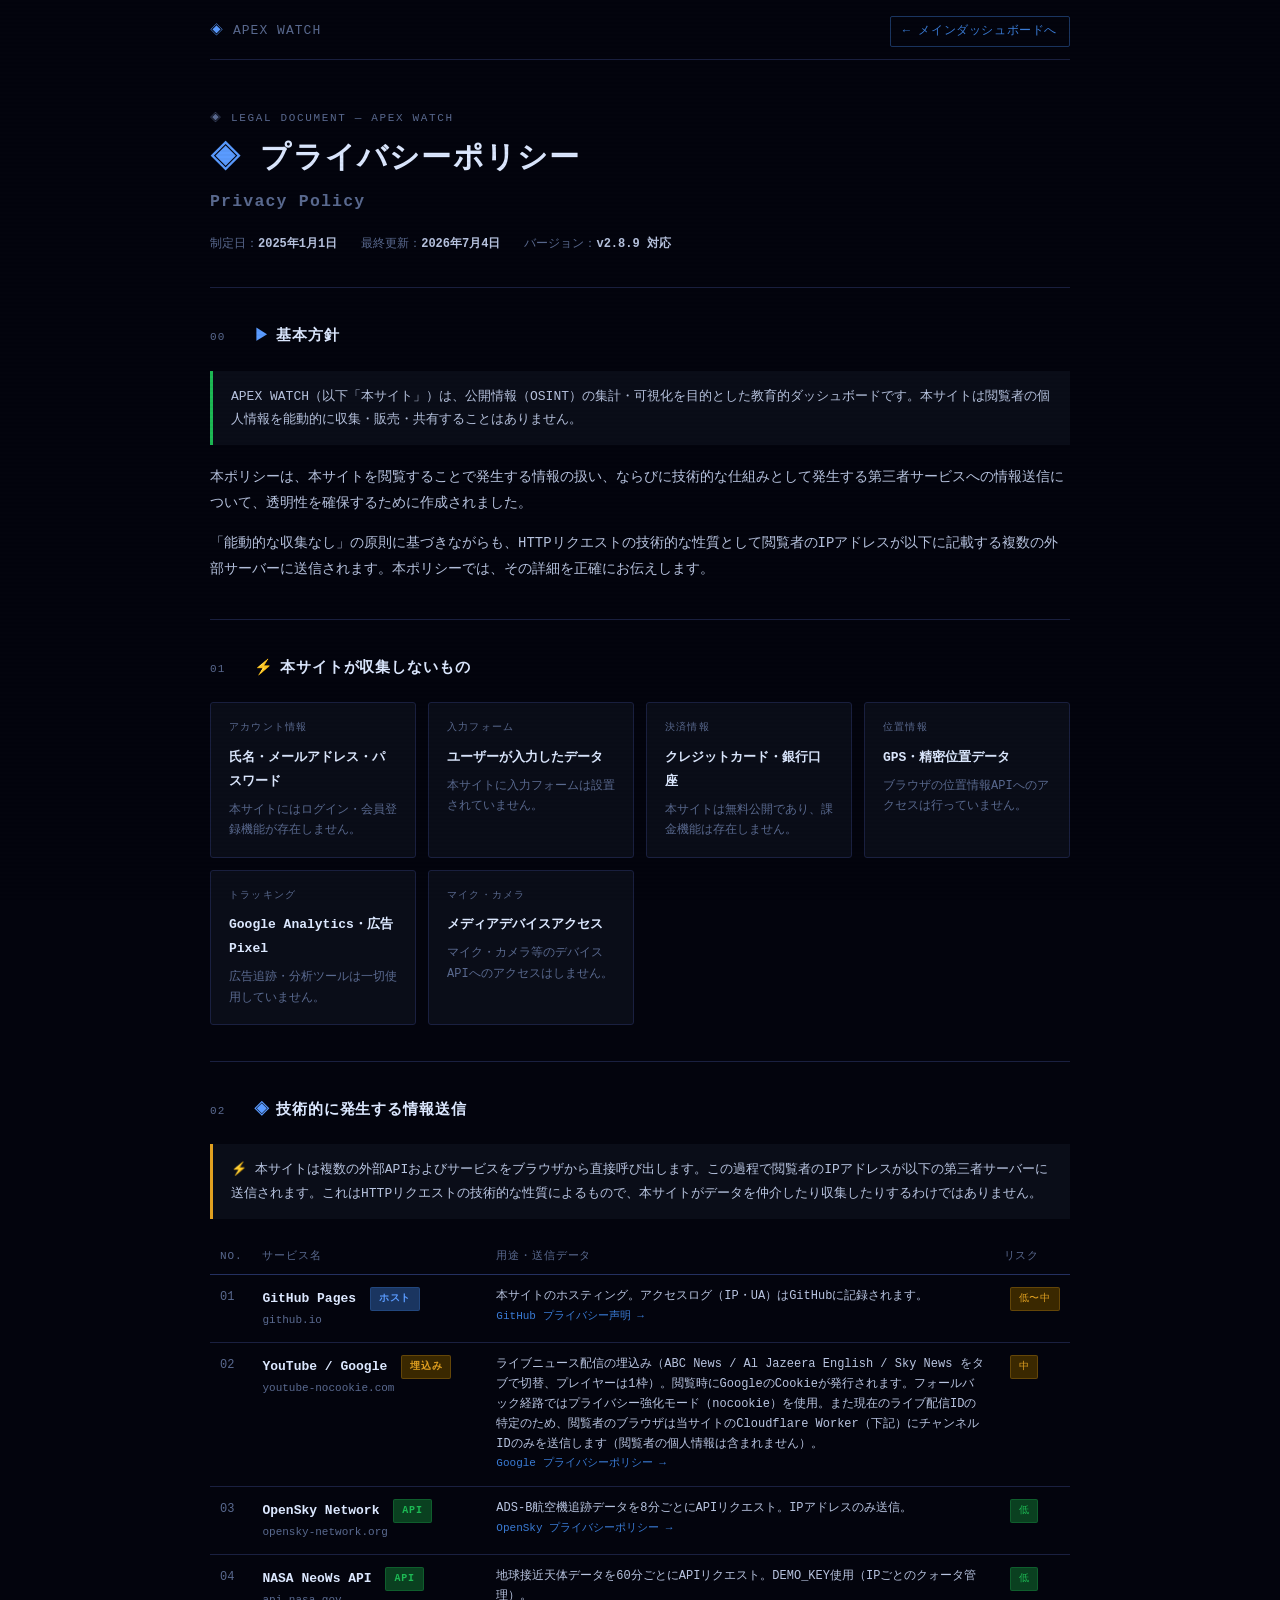
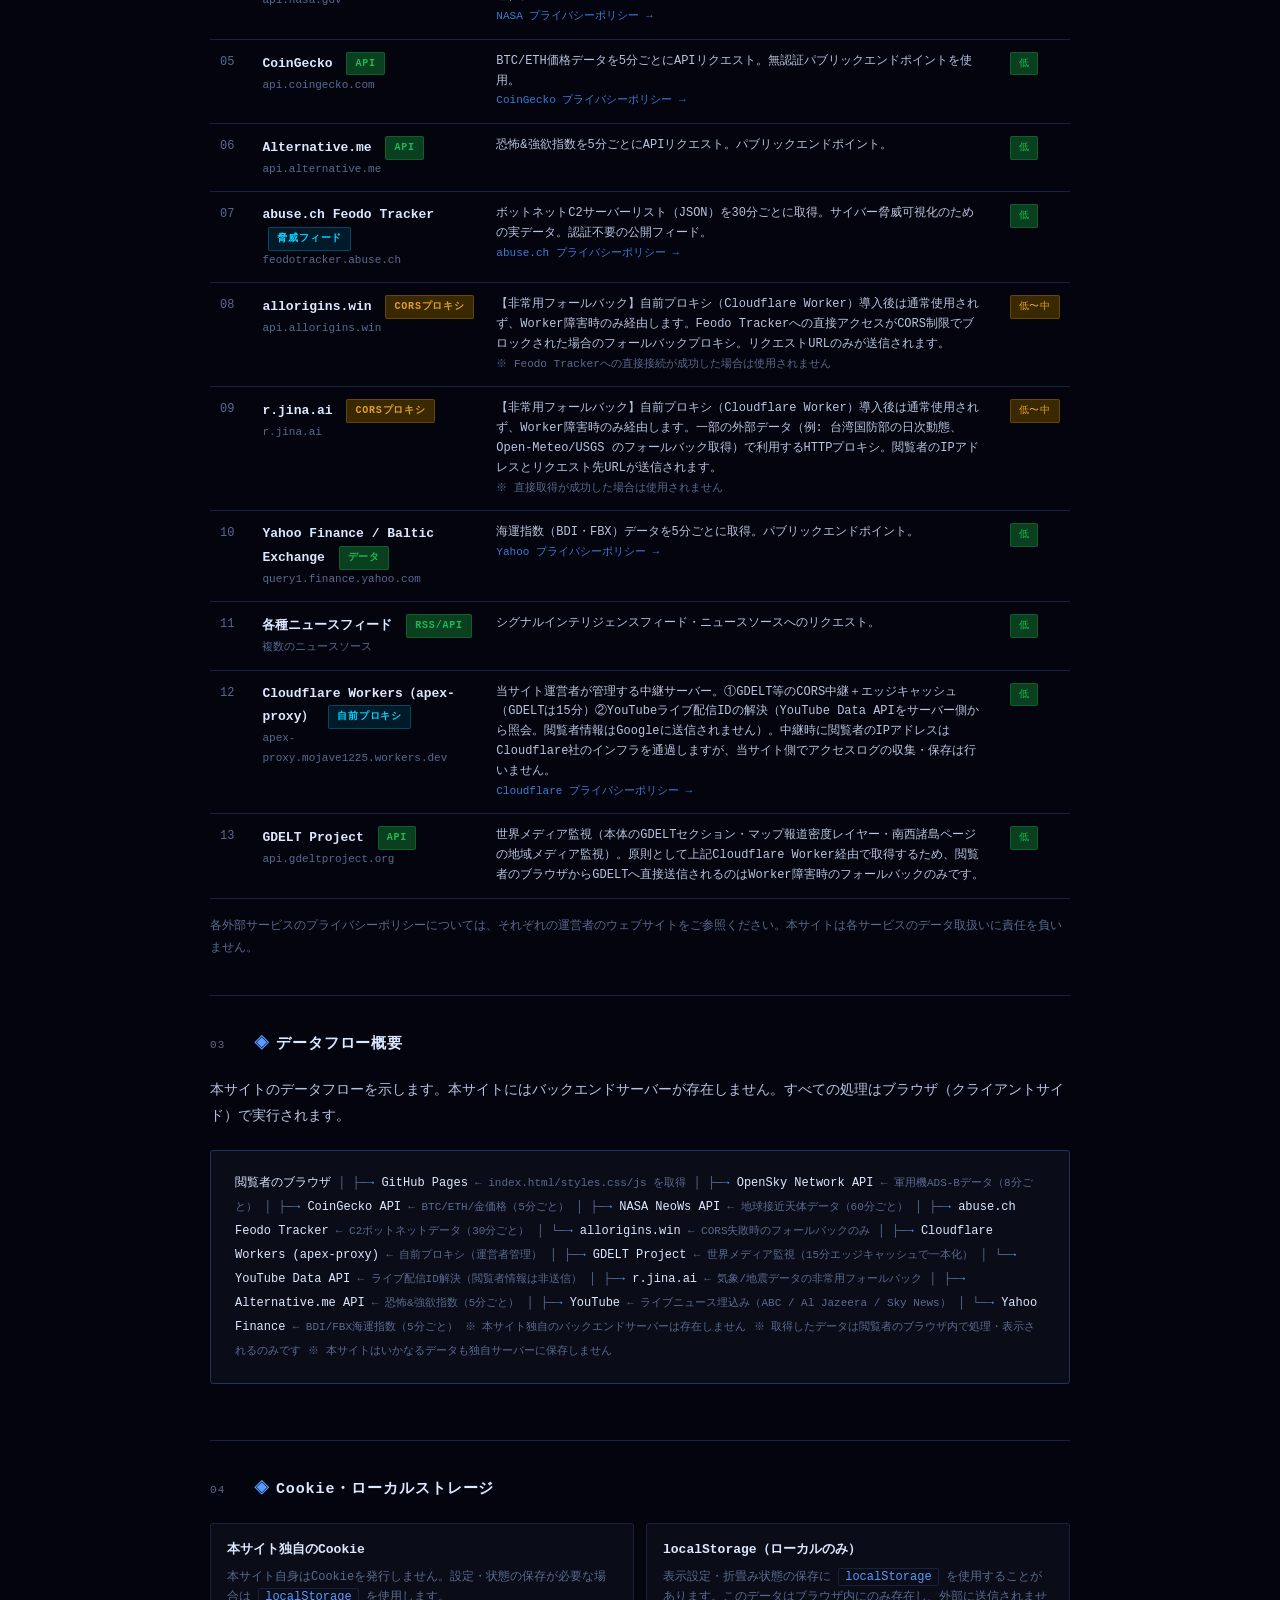
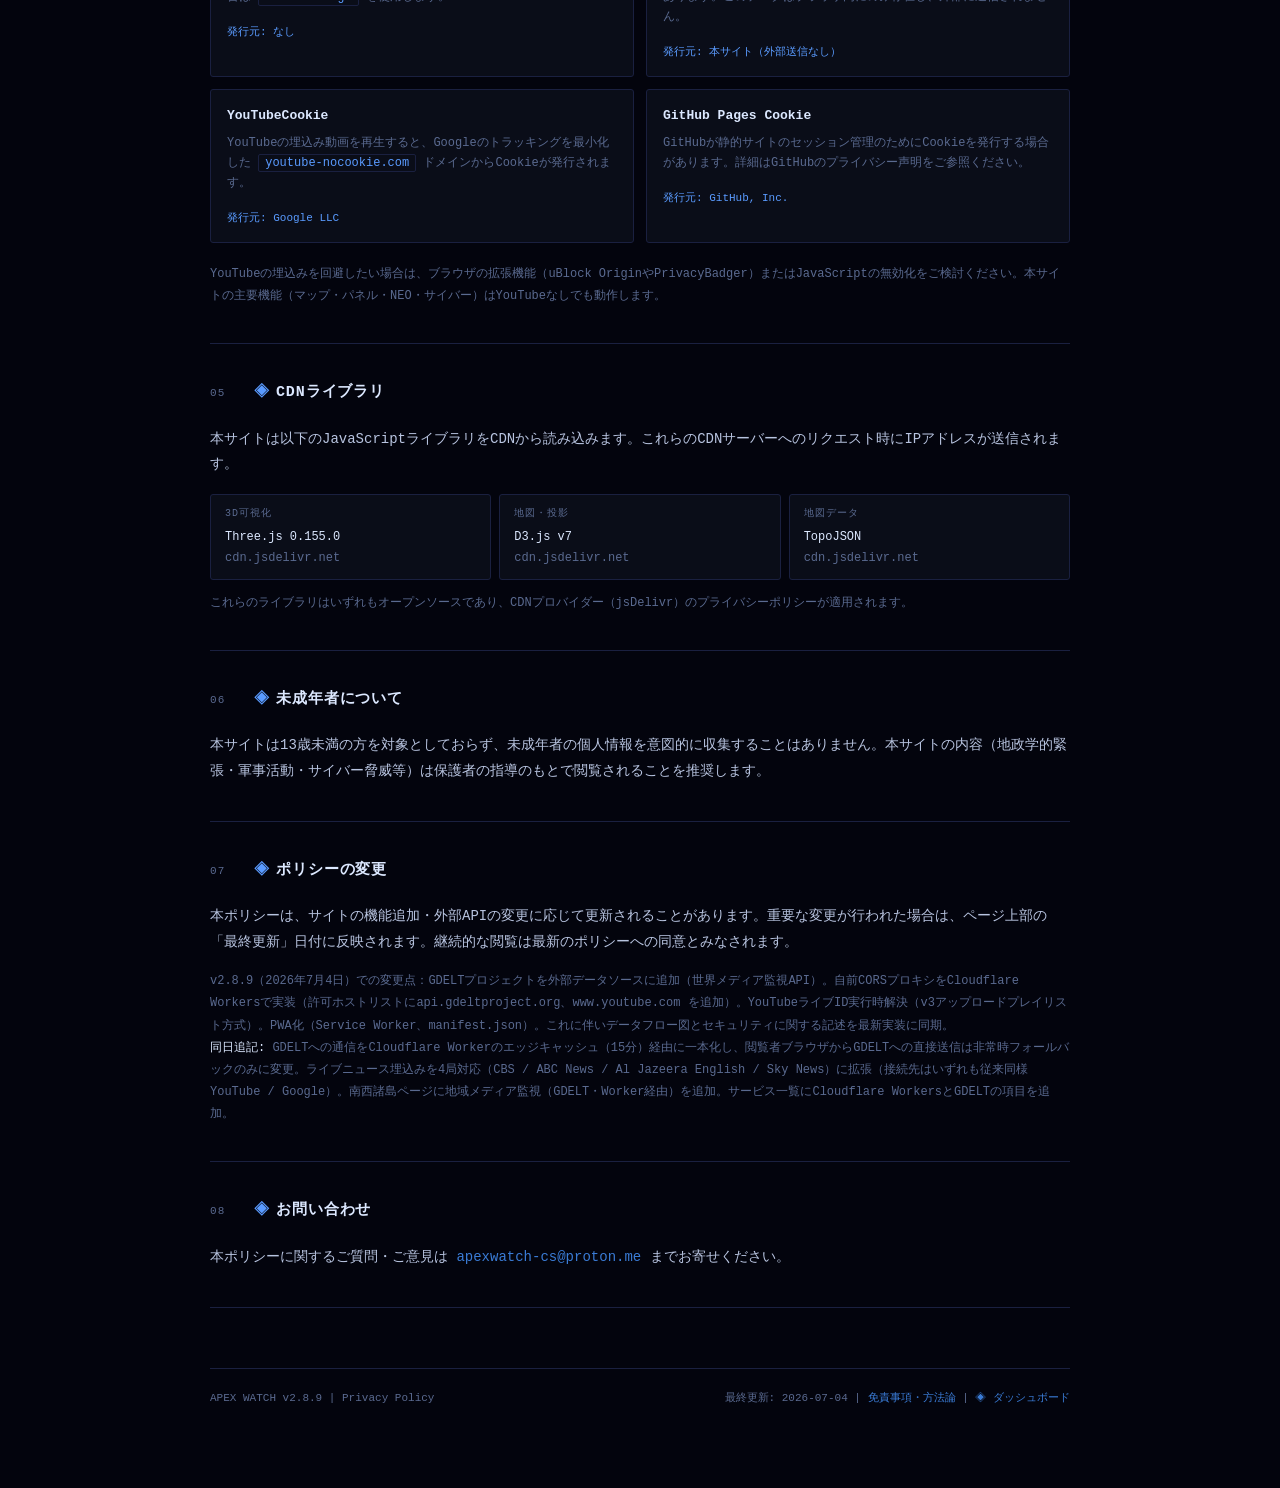
<file: privacy.html>
<!DOCTYPE html>
<html lang="ja">
<head>
<meta charset="UTF-8">
<meta name="viewport" content="width=device-width, initial-scale=1.0">
  <link rel="icon" href="/favicon.ico" sizes="48x48">
  <link rel="icon" href="/icon-192.png" type="image/png" sizes="192x192">
  <link rel="apple-touch-icon" href="/apple-touch-icon.png">
<title>プライバシーポリシー — APEX WATCH</title>
<meta name="description" content="APEX WATCHのプライバシーポリシー。閲覧者データの取扱い・外部サービス連携・Cookieに関する説明。">
<meta name="robots" content="index, follow">
<meta name="theme-color" content="#03040d">
<style>
  :root {
    --bg:           #03040d;
    --panel:        #0a0d18;
    --border:       #1a2040;
    --border2:      #243060;
    --text:         #b8c4e0;
    --text-dim:     #5a6a90;
    --text-bright:  #dce8ff;
    --accent:       #3a7bd5;
    --accent2:      #5a9bff;
    --accent-dim:   #1a3560;
    --green:        #1db954;
    --green-dim:    #0a4020;
    --amber:        #e0a020;
    --amber-dim:    #3a2800;
    --red:          #e04040;
    --red-dim:      #3a0f0f;
    --cyan:         #00d4ff;
    --mono: 'Courier New', 'Lucida Console', monospace;
  }
  * { box-sizing: border-box; margin: 0; padding: 0; }
  html { background: var(--bg); color: var(--text); font-family: var(--mono); font-size: 14px; line-height: 1.75; }
  body { max-width: 900px; margin: 0 auto; padding: 0 20px 80px; }

  .site-header {
    border-bottom: 1px solid var(--border);
    padding: 16px 0 12px;
    display: flex; align-items: center; justify-content: space-between; flex-wrap: wrap; gap: 8px;
  }
  .site-logo { font-size: 13px; color: var(--text-dim); text-decoration: none; letter-spacing: 0.08em; }
  .site-logo span { color: var(--accent2); }
  .back-link {
    font-size: 12px; color: var(--accent); text-decoration: none;
    border: 1px solid var(--accent-dim); padding: 4px 12px; border-radius: 2px;
    letter-spacing: 0.05em; transition: background 0.15s;
  }
  .back-link:hover { background: var(--accent-dim); }

  .page-hero { padding: 48px 0 32px; border-bottom: 1px solid var(--border); }
  .page-eyebrow { font-size: 11px; color: var(--text-dim); letter-spacing: 0.15em; text-transform: uppercase; margin-bottom: 12px; }
  .page-title { font-size: clamp(20px, 4vw, 30px); color: var(--text-bright); letter-spacing: 0.04em; line-height: 1.3; margin-bottom: 16px; }
  .page-title span { color: var(--accent2); }
  .page-meta { font-size: 12px; color: var(--text-dim); display: flex; gap: 24px; flex-wrap: wrap; }
  .page-meta strong { color: var(--text); }

  .section { padding: 36px 0; border-bottom: 1px solid var(--border); }
  .section:last-child { border-bottom: none; }
  .section-header { display: flex; align-items: baseline; gap: 12px; margin-bottom: 20px; }
  .section-num { font-size: 11px; color: var(--text-dim); letter-spacing: 0.1em; min-width: 32px; }
  .section-title { font-size: 15px; color: var(--text-bright); letter-spacing: 0.06em; }
  .section-title .sym { color: var(--accent2); margin-right: 6px; }

  p { color: var(--text); line-height: 1.85; margin-bottom: 14px; }
  p:last-child { margin-bottom: 0; }
  strong { color: var(--text-bright); }

  .badge {
    display: inline-block; font-size: 10px; letter-spacing: 0.08em; text-transform: uppercase;
    padding: 2px 8px; border-radius: 2px; vertical-align: middle; margin-left: 6px;
  }
  .badge-green  { background: var(--green-dim); color: var(--green); border: 1px solid #1db95440; }
  .badge-amber  { background: var(--amber-dim); color: var(--amber); border: 1px solid #e0a02040; }
  .badge-red    { background: var(--red-dim);   color: var(--red);   border: 1px solid #e0404040; }
  .badge-blue   { background: var(--accent-dim); color: var(--accent2); border: 1px solid #3a7bd540; }
  .badge-cyan   { background: #001a2a; color: var(--cyan); border: 1px solid #00d4ff40; }

  .hl { background: var(--panel); border-left: 3px solid var(--accent); padding: 14px 18px; margin: 20px 0; font-size: 13px; line-height: 1.8; }
  .hl.amber { border-color: var(--amber); }
  .hl.red   { border-color: var(--red);   background: #0d0608; }
  .hl.green { border-color: var(--green); }

  /* カードグリッド（収集しないもの） */
  .card-grid { display: grid; grid-template-columns: repeat(auto-fit, minmax(200px, 1fr)); gap: 12px; margin-top: 20px; }
  .card { background: var(--panel); border: 1px solid var(--border); border-radius: 3px; padding: 16px 18px; }
  .card-label { font-size: 10px; color: var(--text-dim); letter-spacing: 0.12em; text-transform: uppercase; margin-bottom: 8px; }
  .card-title { font-size: 13px; color: var(--text-bright); margin-bottom: 6px; font-weight: bold; }
  .card-body  { font-size: 12px; color: var(--text-dim); line-height: 1.7; margin-bottom: 0; }

  /* サービス一覧テーブル */
  .svc-table { width: 100%; border-collapse: collapse; font-size: 13px; margin-top: 16px; }
  .svc-table th { font-size: 11px; color: var(--text-dim); letter-spacing: 0.08em; text-transform: uppercase; padding: 8px 10px; border-bottom: 1px solid var(--border2); font-weight: normal; text-align: left; }
  .svc-table td { padding: 12px 10px; border-bottom: 1px solid var(--border); vertical-align: top; }
  .svc-table tr:hover td { background: var(--panel); }
  .svc-num  { color: var(--text-dim); font-size: 12px; white-space: nowrap; }
  .svc-name { color: var(--text-bright); font-weight: bold; }
  .svc-sub  { font-size: 11px; color: var(--text-dim); }
  .svc-desc { color: var(--text); font-size: 12px; line-height: 1.65; }
  .svc-data { color: var(--text-dim); font-size: 12px; }
  .svc-risk { white-space: nowrap; }

  /* データフロー */
  .flow-block {
    background: var(--panel); border: 1px solid var(--border2); border-radius: 3px;
    padding: 20px 24px; margin: 20px 0; font-family: var(--mono); font-size: 12px;
    line-height: 2; color: var(--text-dim);
    overflow-x: auto;
  }
  .flow-block .arrow { color: var(--accent2); }
  .flow-block .node  { color: var(--text-bright); }
  .flow-block .note  { color: var(--text-dim); font-size: 11px; }

  /* Cookie説明 */
  .cookie-grid { display: grid; grid-template-columns: 1fr 1fr; gap: 12px; margin-top: 16px; }
  @media (max-width: 560px) { .cookie-grid { grid-template-columns: 1fr; } }
  .cookie-card { background: var(--panel); border: 1px solid var(--border); border-radius: 3px; padding: 14px 16px; }
  .cookie-name { font-size: 13px; color: var(--text-bright); margin-bottom: 6px; font-weight: bold; }
  .cookie-body { font-size: 12px; color: var(--text-dim); line-height: 1.65; }
  .cookie-who  { font-size: 11px; color: var(--accent2); margin-top: 6px; }

  code { background: var(--panel); border: 1px solid var(--border); color: var(--accent2); font-family: var(--mono); font-size: 12px; padding: 1px 6px; border-radius: 2px; }

  .page-footer {
    margin-top: 60px; padding-top: 20px; border-top: 1px solid var(--border);
    font-size: 11px; color: var(--text-dim); display: flex; justify-content: space-between; flex-wrap: wrap; gap: 8px;
  }
  a { color: var(--accent); text-decoration: none; }
  a:hover { color: var(--accent2); text-decoration: underline; }

  body::before {
    content: ''; position: fixed; inset: 0;
    background: repeating-linear-gradient(to bottom, transparent, transparent 2px, rgba(0,0,0,0.03) 2px, rgba(0,0,0,0.03) 4px);
    pointer-events: none; z-index: 9999;
  }
</style>
</head>
<body>

<header class="site-header">
  <a class="site-logo" href="./index.html"><span>◈</span> APEX WATCH</a>
  <a class="back-link" href="./index.html">← メインダッシュボードへ</a>
</header>

<section class="page-hero">
  <p class="page-eyebrow">◈ LEGAL DOCUMENT — APEX WATCH</p>
  <h1 class="page-title">
    <span>◈</span> プライバシーポリシー<br>
    <span style="font-size:0.55em; color:var(--text-dim);">Privacy Policy</span>
  </h1>
  <div class="page-meta">
    <span>制定日：<strong>2025年1月1日</strong></span>
    <span>最終更新：<strong>2026年7月4日</strong></span>
    <span>バージョン：<strong>v2.8.9 対応</strong></span>
  </div>
</section>

<!-- 00 基本方針 -->
<section class="section">
  <div class="section-header">
    <span class="section-num">00</span>
    <h2 class="section-title"><span class="sym">▶</span>基本方針</h2>
  </div>
  <div class="hl green">
    APEX WATCH（以下「本サイト」）は、公開情報（OSINT）の集計・可視化を目的とした教育的ダッシュボードです。本サイトは閲覧者の個人情報を能動的に収集・販売・共有することはありません。
  </div>
  <p>本ポリシーは、本サイトを閲覧することで発生する情報の扱い、ならびに技術的な仕組みとして発生する第三者サービスへの情報送信について、透明性を確保するために作成されました。</p>
  <p>「能動的な収集なし」の原則に基づきながらも、HTTPリクエストの技術的な性質として閲覧者のIPアドレスが以下に記載する複数の外部サーバーに送信されます。本ポリシーでは、その詳細を正確にお伝えします。</p>
</section>

<!-- 01 収集しないもの -->
<section class="section">
  <div class="section-header">
    <span class="section-num">01</span>
    <h2 class="section-title"><span class="sym">⚡</span>本サイトが収集しないもの</h2>
  </div>
  <div class="card-grid">
    <div class="card">
      <p class="card-label">アカウント情報</p>
      <p class="card-title">氏名・メールアドレス・パスワード</p>
      <p class="card-body">本サイトにはログイン・会員登録機能が存在しません。</p>
    </div>
    <div class="card">
      <p class="card-label">入力フォーム</p>
      <p class="card-title">ユーザーが入力したデータ</p>
      <p class="card-body">本サイトに入力フォームは設置されていません。</p>
    </div>
    <div class="card">
      <p class="card-label">決済情報</p>
      <p class="card-title">クレジットカード・銀行口座</p>
      <p class="card-body">本サイトは無料公開であり、課金機能は存在しません。</p>
    </div>
    <div class="card">
      <p class="card-label">位置情報</p>
      <p class="card-title">GPS・精密位置データ</p>
      <p class="card-body">ブラウザの位置情報APIへのアクセスは行っていません。</p>
    </div>
    <div class="card">
      <p class="card-label">トラッキング</p>
      <p class="card-title">Google Analytics・広告Pixel</p>
      <p class="card-body">広告追跡・分析ツールは一切使用していません。</p>
    </div>
    <div class="card">
      <p class="card-label">マイク・カメラ</p>
      <p class="card-title">メディアデバイスアクセス</p>
      <p class="card-body">マイク・カメラ等のデバイスAPIへのアクセスはしません。</p>
    </div>
  </div>
</section>

<!-- 02 技術的に発生する情報送信 -->
<section class="section">
  <div class="section-header">
    <span class="section-num">02</span>
    <h2 class="section-title"><span class="sym">◈</span>技術的に発生する情報送信</h2>
  </div>
  <div class="hl amber">
    ⚡ 本サイトは複数の外部APIおよびサービスをブラウザから直接呼び出します。この過程で閲覧者のIPアドレスが以下の第三者サーバーに送信されます。これはHTTPリクエストの技術的な性質によるもので、本サイトがデータを仲介したり収集したりするわけではありません。
  </div>

  <table class="svc-table">
    <thead>
      <tr>
        <th>No.</th>
        <th>サービス名</th>
        <th>用途・送信データ</th>
        <th>リスク</th>
      </tr>
    </thead>
    <tbody>
      <tr>
        <td class="svc-num">01</td>
        <td>
          <div class="svc-name">GitHub Pages <span class="badge badge-blue">ホスト</span></div>
          <div class="svc-sub">github.io</div>
        </td>
        <td class="svc-desc">本サイトのホスティング。アクセスログ（IP・UA）はGitHubに記録されます。<br><a href="https://docs.github.com/ja/site-policy/privacy-policies/github-privacy-statement" target="_blank" rel="noopener" style="font-size:11px;">GitHub プライバシー声明 →</a></td>
        <td class="svc-risk"><span class="badge badge-amber">低〜中</span></td>
      </tr>
      <tr>
        <td class="svc-num">02</td>
        <td>
          <div class="svc-name">YouTube / Google <span class="badge badge-amber">埋込み</span></div>
          <div class="svc-sub">youtube-nocookie.com</div>
        </td>
        <td class="svc-desc">ライブニュース配信の埋込み（ABC News / Al Jazeera English / Sky News をタブで切替、プレイヤーは1枠）。閲覧時にGoogleのCookieが発行されます。フォールバック経路ではプライバシー強化モード（nocookie）を使用。また現在のライブ配信IDの特定のため、閲覧者のブラウザは当サイトのCloudflare Worker（下記）にチャンネルIDのみを送信します（閲覧者の個人情報は含まれません）。<br><a href="https://policies.google.com/privacy?hl=ja" target="_blank" rel="noopener" style="font-size:11px;">Google プライバシーポリシー →</a></td>
        <td class="svc-risk"><span class="badge badge-amber">中</span></td>
      </tr>
      <tr>
        <td class="svc-num">03</td>
        <td>
          <div class="svc-name">OpenSky Network <span class="badge badge-green">API</span></div>
          <div class="svc-sub">opensky-network.org</div>
        </td>
        <td class="svc-desc">ADS-B航空機追跡データを8分ごとにAPIリクエスト。IPアドレスのみ送信。<br><a href="https://opensky-network.org/about/privacy-policy" target="_blank" rel="noopener" style="font-size:11px;">OpenSky プライバシーポリシー →</a></td>
        <td class="svc-risk"><span class="badge badge-green">低</span></td>
      </tr>
      <tr>
        <td class="svc-num">04</td>
        <td>
          <div class="svc-name">NASA NeoWs API <span class="badge badge-green">API</span></div>
          <div class="svc-sub">api.nasa.gov</div>
        </td>
        <td class="svc-desc">地球接近天体データを60分ごとにAPIリクエスト。DEMO_KEY使用（IPごとのクォータ管理）。<br><a href="https://www.nasa.gov/privacy/" target="_blank" rel="noopener" style="font-size:11px;">NASA プライバシーポリシー →</a></td>
        <td class="svc-risk"><span class="badge badge-green">低</span></td>
      </tr>
      <tr>
        <td class="svc-num">05</td>
        <td>
          <div class="svc-name">CoinGecko <span class="badge badge-green">API</span></div>
          <div class="svc-sub">api.coingecko.com</div>
        </td>
        <td class="svc-desc">BTC/ETH価格データを5分ごとにAPIリクエスト。無認証パブリックエンドポイントを使用。<br><a href="https://www.coingecko.com/en/privacy" target="_blank" rel="noopener" style="font-size:11px;">CoinGecko プライバシーポリシー →</a></td>
        <td class="svc-risk"><span class="badge badge-green">低</span></td>
      </tr>
      <tr>
        <td class="svc-num">06</td>
        <td>
          <div class="svc-name">Alternative.me <span class="badge badge-green">API</span></div>
          <div class="svc-sub">api.alternative.me</div>
        </td>
        <td class="svc-desc">恐怖&強欲指数を5分ごとにAPIリクエスト。パブリックエンドポイント。</td>
        <td class="svc-risk"><span class="badge badge-green">低</span></td>
      </tr>
      <tr>
        <td class="svc-num">07</td>
        <td>
          <div class="svc-name">abuse.ch Feodo Tracker <span class="badge badge-cyan">脅威フィード</span></div>
          <div class="svc-sub">feodotracker.abuse.ch</div>
        </td>
        <td class="svc-desc">ボットネットC2サーバーリスト（JSON）を30分ごとに取得。サイバー脅威可視化のための実データ。認証不要の公開フィード。<br><a href="https://abuse.ch/privacy-policy/" target="_blank" rel="noopener" style="font-size:11px;">abuse.ch プライバシーポリシー →</a></td>
        <td class="svc-risk"><span class="badge badge-green">低</span></td>
      </tr>
      <tr>
        <td class="svc-num">08</td>
        <td>
          <div class="svc-name">allorigins.win <span class="badge badge-amber">CORSプロキシ</span></div>
          <div class="svc-sub">api.allorigins.win</div>
        </td>
        <td class="svc-desc">【非常用フォールバック】自前プロキシ（Cloudflare Worker）導入後は通常使用されず、Worker障害時のみ経由します。Feodo Trackerへの直接アクセスがCORS制限でブロックされた場合のフォールバックプロキシ。リクエストURLのみが送信されます。<br><span style="font-size:11px; color:var(--text-dim);">※ Feodo Trackerへの直接接続が成功した場合は使用されません</span></td>
        <td class="svc-risk"><span class="badge badge-amber">低〜中</span></td>
      </tr>
      <tr>
        <td class="svc-num">09</td>
        <td>
          <div class="svc-name">r.jina.ai <span class="badge badge-amber">CORSプロキシ</span></div>
          <div class="svc-sub">r.jina.ai</div>
        </td>
        <td class="svc-desc">【非常用フォールバック】自前プロキシ（Cloudflare Worker）導入後は通常使用されず、Worker障害時のみ経由します。一部の外部データ（例: 台湾国防部の日次動態、Open-Meteo/USGS のフォールバック取得）で利用するHTTPプロキシ。閲覧者のIPアドレスとリクエスト先URLが送信されます。<br><span style="font-size:11px; color:var(--text-dim);">※ 直接取得が成功した場合は使用されません</span></td>
        <td class="svc-risk"><span class="badge badge-amber">低〜中</span></td>
      </tr>
      <tr>
        <td class="svc-num">10</td>
        <td>
          <div class="svc-name">Yahoo Finance / Baltic Exchange <span class="badge badge-green">データ</span></div>
          <div class="svc-sub">query1.finance.yahoo.com</div>
        </td>
        <td class="svc-desc">海運指数（BDI・FBX）データを5分ごとに取得。パブリックエンドポイント。<br><a href="https://legal.yahoo.com/us/en/yahoo/privacy/" target="_blank" rel="noopener" style="font-size:11px;">Yahoo プライバシーポリシー →</a></td>
        <td class="svc-risk"><span class="badge badge-green">低</span></td>
      </tr>
      <tr>
        <td class="svc-num">11</td>
        <td>
          <div class="svc-name">各種ニュースフィード <span class="badge badge-green">RSS/API</span></div>
          <div class="svc-sub">複数のニュースソース</div>
        </td>
        <td class="svc-desc">シグナルインテリジェンスフィード・ニュースソースへのリクエスト。</td>
        <td class="svc-risk"><span class="badge badge-green">低</span></td>
      </tr>
      <tr>
        <td class="svc-num">12</td>
        <td>
          <div class="svc-name">Cloudflare Workers（apex-proxy） <span class="badge badge-cyan">自前プロキシ</span></div>
          <div class="svc-sub">apex-proxy.mojave1225.workers.dev</div>
        </td>
        <td class="svc-desc">当サイト運営者が管理する中継サーバー。①GDELT等のCORS中継＋エッジキャッシュ（GDELTは15分）②YouTubeライブ配信IDの解決（YouTube Data APIをサーバー側から照会。閲覧者情報はGoogleに送信されません）。中継時に閲覧者のIPアドレスはCloudflare社のインフラを通過しますが、当サイト側でアクセスログの収集・保存は行いません。<br><a href="https://www.cloudflare.com/privacypolicy/" target="_blank" rel="noopener" style="font-size:11px;">Cloudflare プライバシーポリシー →</a></td>
        <td class="svc-risk"><span class="badge badge-green">低</span></td>
      </tr>
      <tr>
        <td class="svc-num">13</td>
        <td>
          <div class="svc-name">GDELT Project <span class="badge badge-green">API</span></div>
          <div class="svc-sub">api.gdeltproject.org</div>
        </td>
        <td class="svc-desc">世界メディア監視（本体のGDELTセクション・マップ報道密度レイヤー・南西諸島ページの地域メディア監視）。原則として上記Cloudflare Worker経由で取得するため、閲覧者のブラウザからGDELTへ直接送信されるのはWorker障害時のフォールバックのみです。</td>
        <td class="svc-risk"><span class="badge badge-green">低</span></td>
      </tr>
    </tbody>
  </table>
  <p style="margin-top:16px; font-size:12px; color:var(--text-dim);">各外部サービスのプライバシーポリシーについては、それぞれの運営者のウェブサイトをご参照ください。本サイトは各サービスのデータ取扱いに責任を負いません。</p>
</section>

<!-- 03 データフロー概要 -->
<section class="section">
  <div class="section-header">
    <span class="section-num">03</span>
    <h2 class="section-title"><span class="sym">◈</span>データフロー概要</h2>
  </div>
  <p>本サイトのデータフローを示します。本サイトにはバックエンドサーバーが存在しません。すべての処理はブラウザ（クライアントサイド）で実行されます。</p>
  <div class="flow-block">
<span class="node">閲覧者のブラウザ</span>
  │
  ├─<span class="arrow">→</span> <span class="node">GitHub Pages</span>  <span class="note">← index.html/styles.css/js を取得</span>
  │
  ├─<span class="arrow">→</span> <span class="node">OpenSky Network API</span>  <span class="note">← 軍用機ADS-Bデータ（8分ごと）</span>
  │
  ├─<span class="arrow">→</span> <span class="node">CoinGecko API</span>  <span class="note">← BTC/ETH/金価格（5分ごと）</span>
  │
  ├─<span class="arrow">→</span> <span class="node">NASA NeoWs API</span>  <span class="note">← 地球接近天体データ（60分ごと）</span>
  │
  ├─<span class="arrow">→</span> <span class="node">abuse.ch Feodo Tracker</span>  <span class="note">← C2ボットネットデータ（30分ごと）</span>
  │    └─<span class="arrow">→</span> <span class="node">allorigins.win</span>  <span class="note">← CORS失敗時のフォールバックのみ</span>
  │
  ├─<span class="arrow">→</span> <span class="node">Cloudflare Workers (apex-proxy)</span>  <span class="note">← 自前プロキシ（運営者管理）</span>
  │    ├─<span class="arrow">→</span> <span class="node">GDELT Project</span>  <span class="note">← 世界メディア監視（15分エッジキャッシュで一本化）</span>
  │    └─<span class="arrow">→</span> <span class="node">YouTube Data API</span>  <span class="note">← ライブ配信ID解決（閲覧者情報は非送信）</span>
  │
  ├─<span class="arrow">→</span> <span class="node">r.jina.ai</span>  <span class="note">← 気象/地震データの非常用フォールバック</span>
  │
  ├─<span class="arrow">→</span> <span class="node">Alternative.me API</span>  <span class="note">← 恐怖&強欲指数（5分ごと）</span>
  │
  ├─<span class="arrow">→</span> <span class="node">YouTube</span>  <span class="note">← ライブニュース埋込み（ABC / Al Jazeera / Sky News）</span>
  │
  └─<span class="arrow">→</span> <span class="node">Yahoo Finance</span>  <span class="note">← BDI/FBX海運指数（5分ごと）</span>

<span class="note">※ 本サイト独自のバックエンドサーバーは存在しません</span>
<span class="note">※ 取得したデータは閲覧者のブラウザ内で処理・表示されるのみです</span>
<span class="note">※ 本サイトはいかなるデータも独自サーバーに保存しません</span>
  </div>
</section>

<!-- 04 Cookie・ローカルストレージ -->
<section class="section">
  <div class="section-header">
    <span class="section-num">04</span>
    <h2 class="section-title"><span class="sym">◈</span>Cookie・ローカルストレージ</h2>
  </div>
  <div class="cookie-grid">
    <div class="cookie-card">
      <p class="cookie-name">本サイト独自のCookie</p>
      <p class="cookie-body">本サイト自身はCookieを発行しません。設定・状態の保存が必要な場合は <code>localStorage</code> を使用します。</p>
      <p class="cookie-who">発行元: なし</p>
    </div>
    <div class="cookie-card">
      <p class="cookie-name">localStorage（ローカルのみ）</p>
      <p class="cookie-body">表示設定・折畳み状態の保存に <code>localStorage</code> を使用することがあります。このデータはブラウザ内にのみ存在し、外部に送信されません。</p>
      <p class="cookie-who">発行元: 本サイト（外部送信なし）</p>
    </div>
    <div class="cookie-card">
      <p class="cookie-name">YouTubeCookie</p>
      <p class="cookie-body">YouTubeの埋込み動画を再生すると、Googleのトラッキングを最小化した <code>youtube-nocookie.com</code> ドメインからCookieが発行されます。</p>
      <p class="cookie-who">発行元: Google LLC</p>
    </div>
    <div class="cookie-card">
      <p class="cookie-name">GitHub Pages Cookie</p>
      <p class="cookie-body">GitHubが静的サイトのセッション管理のためにCookieを発行する場合があります。詳細はGitHubのプライバシー声明をご参照ください。</p>
      <p class="cookie-who">発行元: GitHub, Inc.</p>
    </div>
  </div>
  <p style="margin-top:20px; font-size:12px; color:var(--text-dim);">
    YouTubeの埋込みを回避したい場合は、ブラウザの拡張機能（uBlock OriginやPrivacyBadger）またはJavaScriptの無効化をご検討ください。本サイトの主要機能（マップ・パネル・NEO・サイバー）はYouTubeなしでも動作します。
  </p>
</section>

<!-- 05 CDNライブラリ -->
<section class="section">
  <div class="section-header">
    <span class="section-num">05</span>
    <h2 class="section-title"><span class="sym">◈</span>CDNライブラリ</h2>
  </div>
  <p>本サイトは以下のJavaScriptライブラリをCDNから読み込みます。これらのCDNサーバーへのリクエスト時にIPアドレスが送信されます。</p>
  <div style="display:grid; grid-template-columns: repeat(auto-fit, minmax(200px, 1fr)); gap:8px; margin-top:16px; font-size:12px;">
    <div style="background:var(--panel); border:1px solid var(--border); padding:10px 14px; border-radius:3px;">
      <div style="color:var(--text-dim); font-size:10px; letter-spacing:0.1em; text-transform:uppercase; margin-bottom:4px;">3D可視化</div>
      <div style="color:var(--text-bright);">Three.js 0.155.0</div>
      <div style="color:var(--text-dim);">cdn.jsdelivr.net</div>
    </div>
    <div style="background:var(--panel); border:1px solid var(--border); padding:10px 14px; border-radius:3px;">
      <div style="color:var(--text-dim); font-size:10px; letter-spacing:0.1em; text-transform:uppercase; margin-bottom:4px;">地図・投影</div>
      <div style="color:var(--text-bright);">D3.js v7</div>
      <div style="color:var(--text-dim);">cdn.jsdelivr.net</div>
    </div>
    <div style="background:var(--panel); border:1px solid var(--border); padding:10px 14px; border-radius:3px;">
      <div style="color:var(--text-dim); font-size:10px; letter-spacing:0.1em; text-transform:uppercase; margin-bottom:4px;">地図データ</div>
      <div style="color:var(--text-bright);">TopoJSON</div>
      <div style="color:var(--text-dim);">cdn.jsdelivr.net</div>
    </div>
  </div>
  <p style="margin-top:12px; font-size:12px; color:var(--text-dim);">これらのライブラリはいずれもオープンソースであり、CDNプロバイダー（jsDelivr）のプライバシーポリシーが適用されます。</p>
</section>

<!-- 06 未成年者について -->
<section class="section">
  <div class="section-header">
    <span class="section-num">06</span>
    <h2 class="section-title"><span class="sym">◈</span>未成年者について</h2>
  </div>
  <p>本サイトは13歳未満の方を対象としておらず、未成年者の個人情報を意図的に収集することはありません。本サイトの内容（地政学的緊張・軍事活動・サイバー脅威等）は保護者の指導のもとで閲覧されることを推奨します。</p>
</section>

<!-- 07 ポリシーの変更 -->
<section class="section">
  <div class="section-header">
    <span class="section-num">07</span>
    <h2 class="section-title"><span class="sym">◈</span>ポリシーの変更</h2>
  </div>
  <p>本ポリシーは、サイトの機能追加・外部APIの変更に応じて更新されることがあります。重要な変更が行われた場合は、ページ上部の「最終更新」日付に反映されます。継続的な閲覧は最新のポリシーへの同意とみなされます。</p>
  <p style="font-size:12px; color:var(--text-dim);">v2.8.9（2026年7月4日）での変更点：GDELTプロジェクトを外部データソースに追加（世界メディア監視API）。自前CORSプロキシをCloudflare Workersで実装（許可ホストリストにapi.gdeltproject.org、www.youtube.com を追加）。YouTubeライブID実行時解決（v3アップロードプレイリスト方式）。PWA化（Service Worker、manifest.json）。これに伴いデータフロー図とセキュリティに関する記述を最新実装に同期。<br>
  <span style="color:var(--text-bright);">同日追記:</span> GDELTへの通信をCloudflare Workerのエッジキャッシュ（15分）経由に一本化し、閲覧者ブラウザからGDELTへの直接送信は非常時フォールバックのみに変更。ライブニュース埋込みを4局対応（CBS / ABC News / Al Jazeera English / Sky News）に拡張（接続先はいずれも従来同様YouTube / Google）。南西諸島ページに地域メディア監視（GDELT・Worker経由）を追加。サービス一覧にCloudflare WorkersとGDELTの項目を追加。</p>
</section>

<!-- 08 お問い合わせ -->
<section class="section">
  <div class="section-header">
    <span class="section-num">08</span>
    <h2 class="section-title"><span class="sym">◈</span>お問い合わせ</h2>
  </div>
  <p>本ポリシーに関するご質問・ご意見は <a href="mailto:apexwatch-cs@proton.me">apexwatch-cs@proton.me</a> までお寄せください。</p>
</section>

<footer class="page-footer">
  <span>APEX WATCH v2.8.9 | Privacy Policy</span>
  <span>最終更新: 2026-07-04 | <a href="./disclaimer.html">免責事項・方法論</a> | <a href="./index.html">◈ ダッシュボード</a></span>
</footer>

</body>
</html>
</file>
